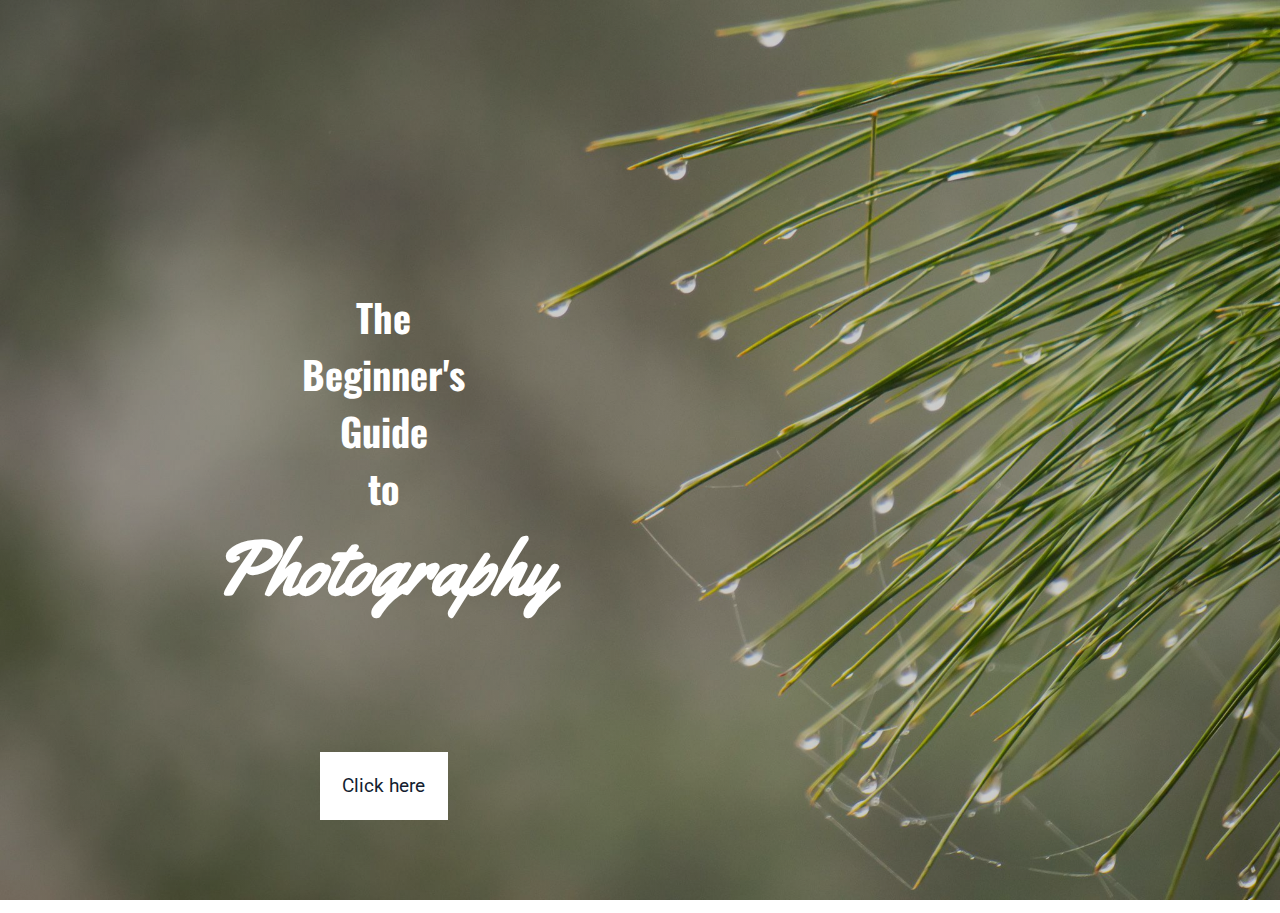
<file: index.html>
<!DOCTYPE html>
<html lang="en">
<head>
    <meta charset="UTF-8">
    <meta name="viewport" content="width=device-width, initial-scale=1">
    <title>Home</title>
    <link rel="icon" href="shared/favicon.ico">
    <link rel="stylesheet" href="stylesheet.css">
</head>

    <body id="intro">
        <main>
            <section>
                <h1>The Beginner's Guide to <b>Photography</b></h1>
                    <p><a href="fundamentals.html" target="_top">Click here</a></p>
            </section> 
            <!-- With the exception of one icon on the next page, all work was created exclusively by me -->
        </main>
    </body>
</html>
</file>
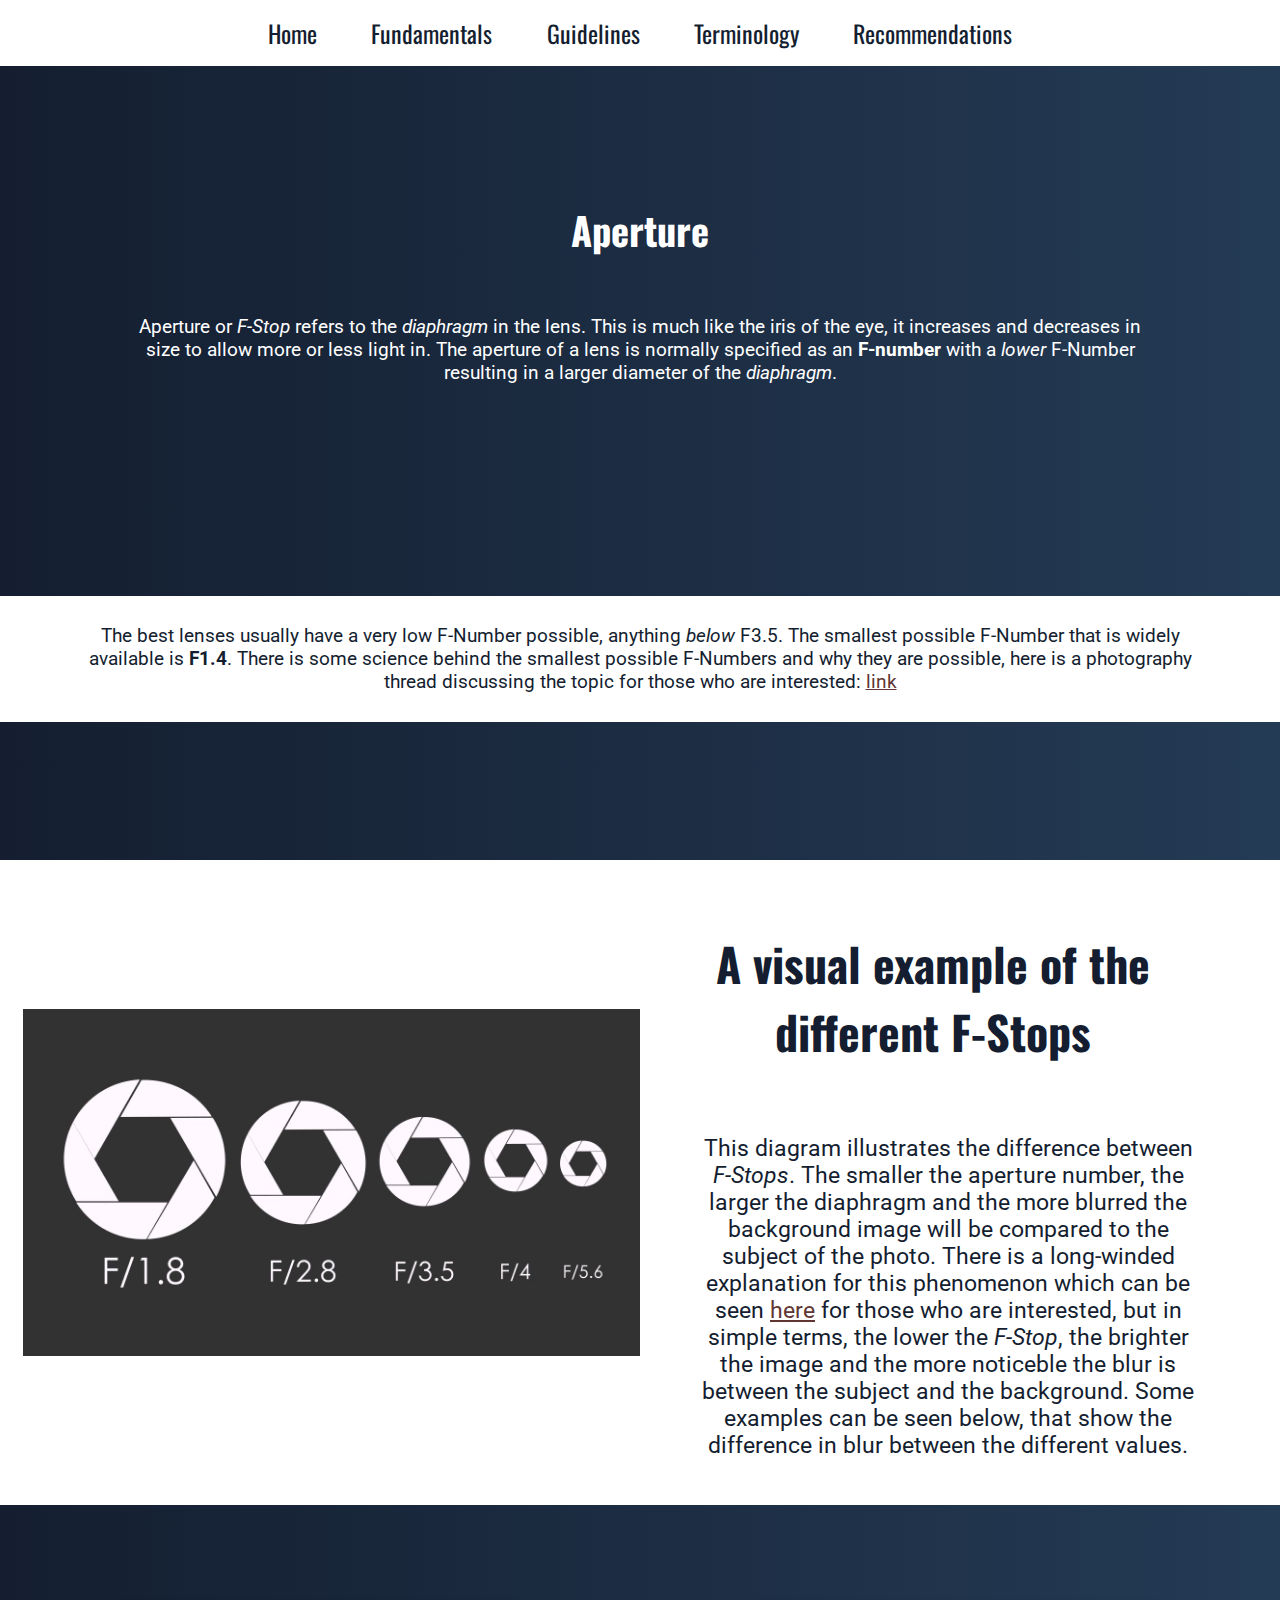
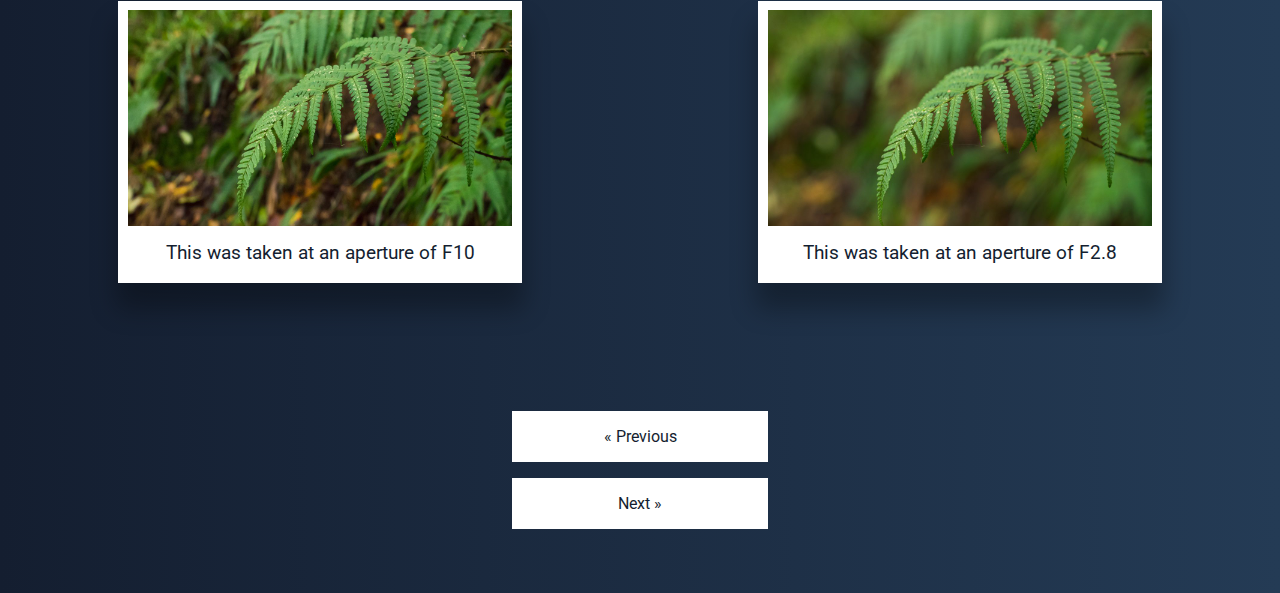
<file: aperture.html>
<!DOCTYPE html>
<html lang="en">
<head>
    <meta charset="UTF-8">
    <meta name="viewport" content="width=device-width, initial-scale=1">
    <title>Aperture</title>
    <link rel="stylesheet" href="stylesheet.css">
    <link rel="icon" href="shared/favicon.ico">
</head>

<body>

    <nav>
        <ul>
            <li><a href="index.html">Home</a></li> 
            <li><a href="fundamentals.html">Fundamentals</a></li>
            <li><a href="guidelines.html">Guidelines</a></li>
            <li><a href="terminology.html">Terminology</a></li>
            <li><a href="recommendations.html">Recommendations</a></li>
        </ul>
    </nav>

    <main>
        <section>
            <h1>Aperture</h1>
                <p>Aperture or <i>F-Stop</i> refers to the <i>diaphragm</i> in the lens. This is much like the iris of the eye, it increases and decreases in size to allow more or less light in. The aperture of a lens is normally specified as an <b>F-number</b> with a <em>lower</em> F-Number resulting in a larger diameter of the <i>diaphragm</i>.</p>
                
                <p>The best lenses usually have a very low F-Number possible, anything <em>below</em> F3.5. The smallest possible F-Number that is widely available is <b>F1.4</b>. There is some science behind the smallest possible F-Numbers and why they are possible, here is a photography thread discussing the topic for those who are interested: <a href="https://www.dpreview.com/forums/thread/3971706" target="_blank" >link</a></p>    
                    
                    <section>
                        <img src="diagrams/aperture.jpg" alt="A picture of different F-Stop values and the corresponding iris sizes." id="grid-image"  />
                            <div>
                                <h1>A visual example of the different F-Stops</h1>
                                    <p>This diagram illustrates the difference between <i>F-Stops</i>. The smaller the aperture number, the larger the diaphragm and the more blurred the background image will be compared to the subject of the photo. There is a long-winded explanation for this phenomenon which can be seen <a href="https://photo.stackexchange.com/questions/13456/technically-why-is-the-out-of-focus-area-blurred-more-when-using-a-bigger-apert" target="_blank">here</a> for those who are interested, but in simple terms, the lower the <i>F-Stop</i>, the brighter the image and the more noticeble the blur is between the subject and the background. Some examples can be seen below, that show the difference in blur between the different values.</p>
                            </div>
                    </section>
                
                    <figure>
                        <a href="images/fundamentals/apertureSmall_1280.jpg" target="_blank">
                            <picture>
                                    <source media="(min-width: 70em)" srcset="images/fundamentals/apertureSmall_1280.jpg" />
                                    <source media="(min-width: 50em)" srcset="images/fundamentals/apertureSmall_1024.jpg" />
                                    <source srcset="images/fundamentals/apertureSmall_768.jpg" />
                                    <img src="images/fundamentals/apertureSmall_1280.jpg" alt="a photo of a fern in a forest" />
                            </picture>
                        </a>
                        <figcaption>This was taken at an aperture of F10</figcaption>
                    </figure>
                    <figure>
                        <a href="images/fundamentals/apertureBig_1280.jpg" target="_blank">
                            <picture>
                                    <source media="(min-width: 70em)" srcset="images/fundamentals/apertureBig_1280.jpg" />
                                    <source media="(min-width: 50em)" srcset="images/fundamentals/apertureBig_1024.jpg" />
                                    <source srcset="images/fundamentals/apertureBig_768.jpg" />
                                    <img src="images/fundamentals/apertureBig_1280.jpg" alt="a photo of a fern in a forest" />
                            </picture>
                        </a>
                            <figcaption> This was taken at an aperture of F2.8</figcaption>
                    </figure>
        </section>
    </main>
    
    <footer>
        <p><a href="shutterspeed.html">&laquo; Previous</a><a href="iso.html">Next &raquo;</a></p>
    </footer>
</body>
</html>
</file>
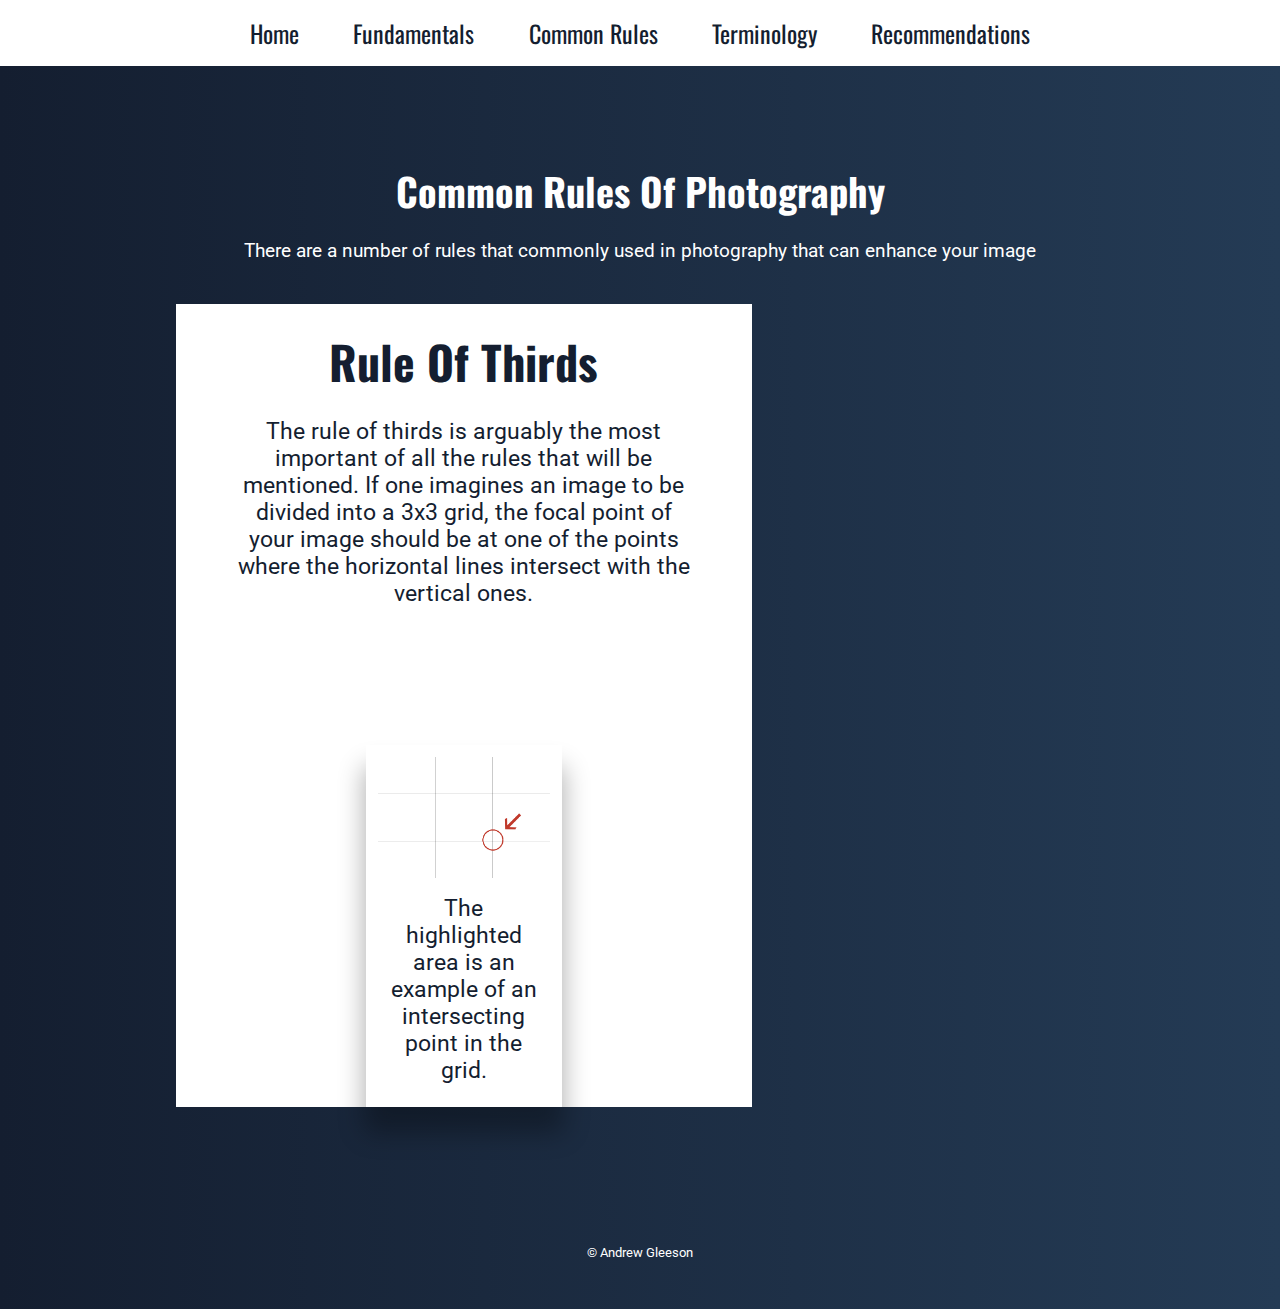
<file: common_rules.html>
<!DOCTYPE html>
<html lang="en">
<head>
    <meta charset="UTF-8">
    <title>Common Rules</title>
    <link rel="stylesheet" href="stylesheet.css">
    <link rel="icon" href="favicon.ico">
</head>

<body>

  <nav>
    <ul>
      <li><a href="index.html">Home</a></li> 
      <li><a href="fundamentals.html">Fundamentals</a></li>
      <li><a href="common_rules.html">Common Rules</a></li>
      <li><a href="terminology.html">Terminology</a></li>
      <li><a href="recommendations.html">Recommendations</a></li>
    </ul>
  </nav>

  <main>

    <section>
      <h1>Common Rules Of Photography</h1>
      <p>There are a number of rules that commonly used in photography that can enhance your image</p>
        <section>
            <h1>Rule Of Thirds</h1>
            <p>The rule of thirds is arguably the most important of all the rules that will be mentioned. If one imagines an image to be divided into a 3x3 grid, the focal point of your image should be at one of the points where the horizontal lines intersect with the vertical ones.  </p>
            <figure>
                <img src="common_rules/ruleOfThirds.jpg" alt="A grid with two rows and two columns. One of the intersecting points between them has been circled." />
                <figcaption>The highlighted area is an example of an intersecting point in the grid.</figcaption>
            </figure>
        </section>
        <section>
            
        </section>
   
   
   </section>


    <footer>
      <p>
        <small>&copy; Andrew Gleeson</small>
      </p>
    </footer>
  </main>
</body>
</html>
</file>
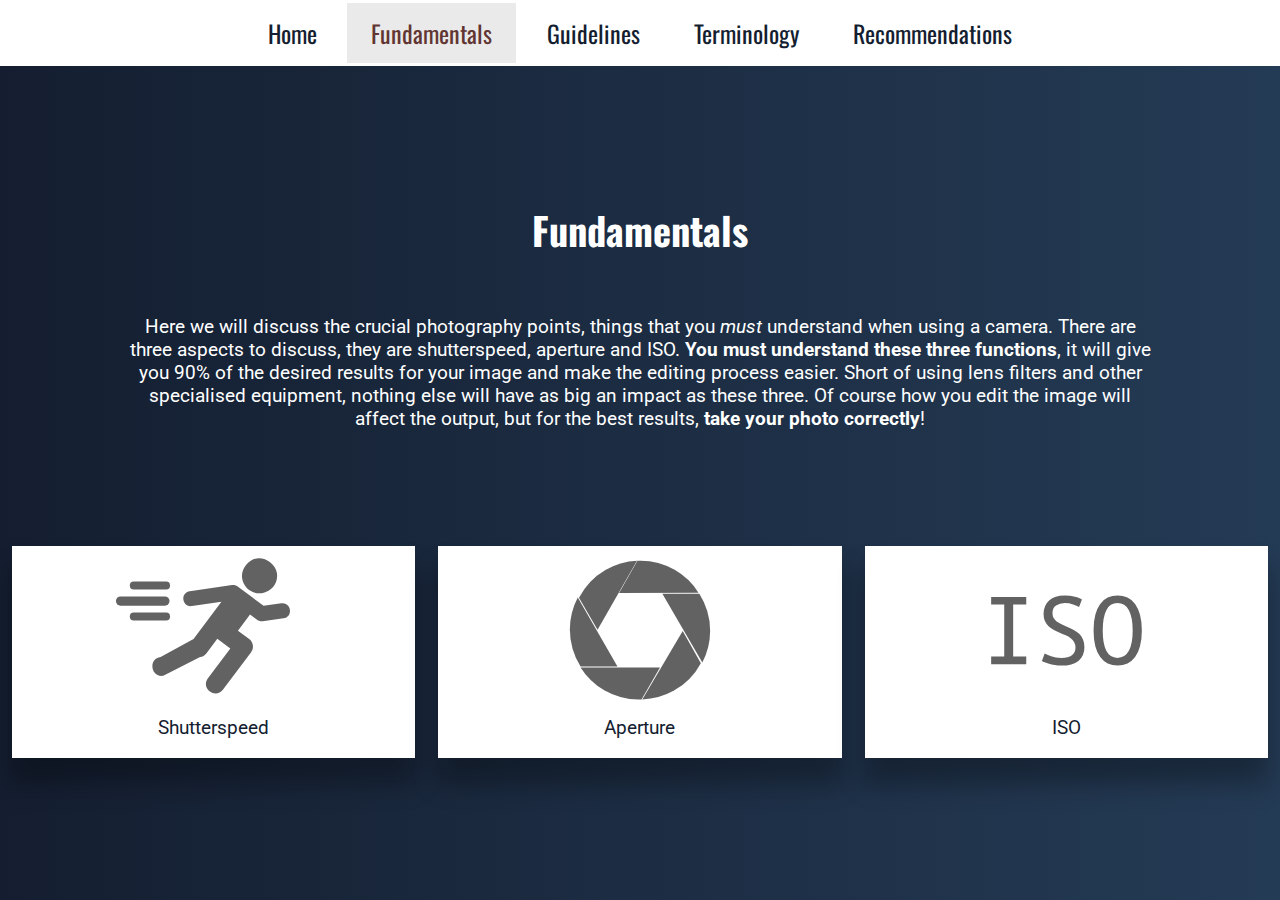
<file: fundamentals.html>
<!DOCTYPE html>
<html lang="en">
<head>
    <meta charset="UTF-8">
    <meta name="viewport" content="width=device-width, initial-scale=1">
    <title>Fundamentals</title>
    <link rel="stylesheet" href="stylesheet.css">
    <link rel="icon" href="shared/favicon.ico">
</head>

    <body>
        <nav>
            <ul>
                <li><a href="index.html">Home</a></li> 
                <li><a href="">Fundamentals</a></li>
                <li><a href="guidelines.html">Guidelines</a></li>
                <li><a href="terminology.html">Terminology</a></li>
                <li><a href="recommendations.html">Recommendations</a></li>
            </ul>
        </nav>

        <main>
            <section>   
                <h1>Fundamentals</h1>
                    <p>Here we will discuss the crucial photography points, things that you <em>must</em> understand when using a camera. There are three aspects to discuss, they are shutterspeed, aperture and ISO. <strong>You must understand these three functions</strong>, it will give you 90% of the desired results for your image and make the editing process easier. Short of using lens filters and other specialised equipment, nothing else will have as big an impact as these three. Of course how you edit the image will affect the output, but for the best results, <strong>take your photo correctly</strong>!</p> 
                        
                        <figure>
                            <a href="shutterspeed.html">
                                <img src="icons/shutter.svg" alt="an icon of a person running"  />
                                <!--Image modified from www.publicdomainvectors.org: https://publicdomainvectors.org/en/free-clipart/Running-man-icon/45589.html and does not need attribution-->
                                <figcaption>Shutterspeed</figcaption>
                            </a>
                        </figure>   
                        <figure>
                            <a href="aperture.html">
                                <img src="icons/Aperture.svg" alt="an icon of a camera iris"  />
                                <figcaption>Aperture</figcaption>
                            </a>
                        </figure>   
                        <figure>
                            <a href="iso.html">
                                <img src="icons/iso.svg" alt="an icon that says ISO"  />
                                <figcaption>ISO</figcaption>
                            </a>
                        </figure>
            </section>
        </main>
    </body>
</html>
</file>
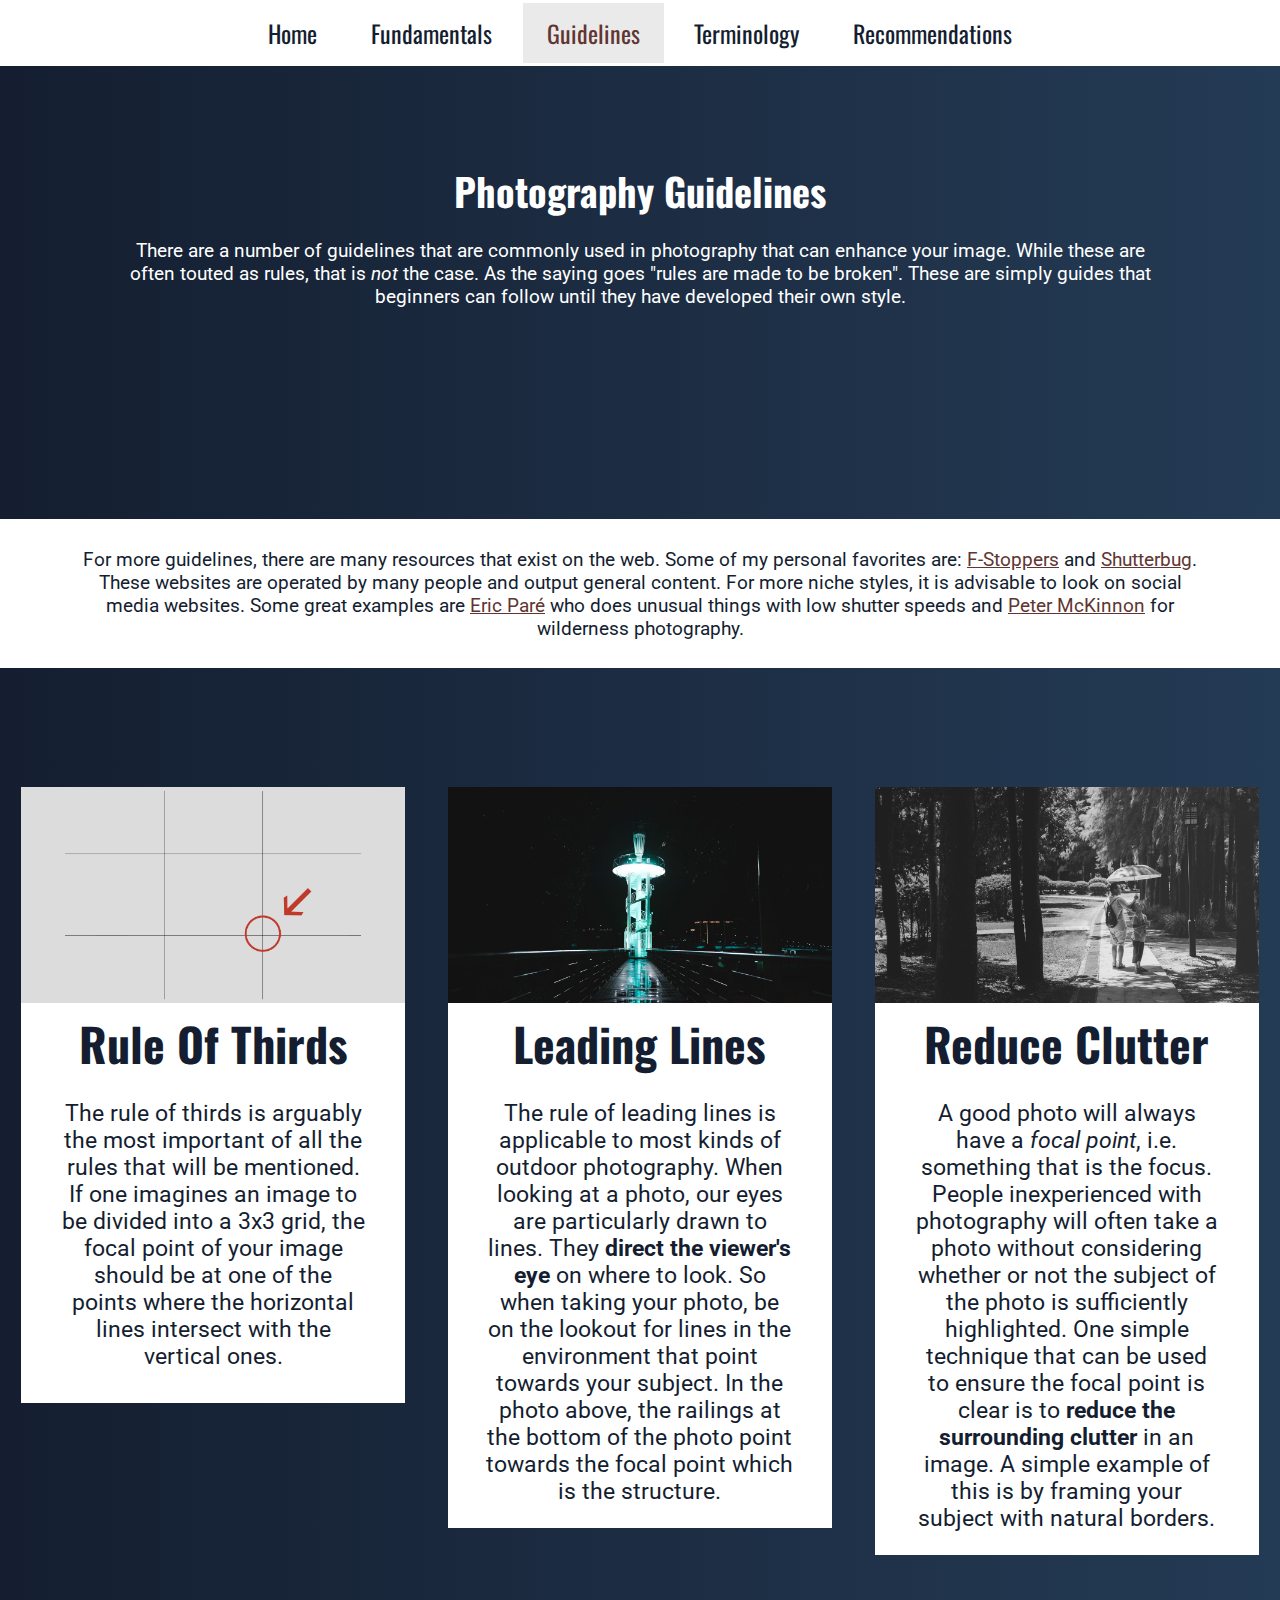
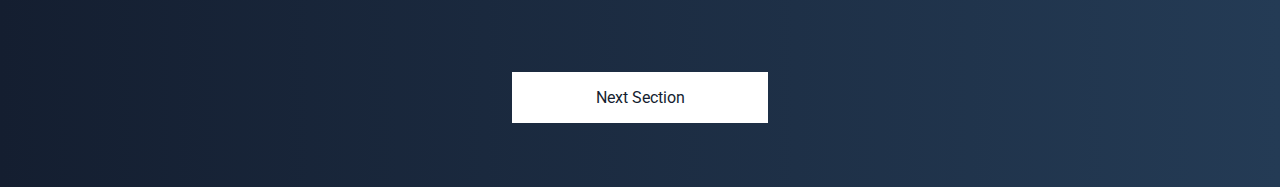
<file: guidelines.html>
<!DOCTYPE html>
<html lang="en">
<head>
    <meta charset="UTF-8">
    <meta name="viewport" content="width=device-width, initial-scale=1">
    <title>Guidelines</title>
    <link rel="stylesheet" href="stylesheet.css">
    <link rel="icon" href="shared/favicon.ico">
</head>

<body>

  <nav>
    <ul>
      <li><a href="index.html">Home</a></li> 
      <li><a href="fundamentals.html">Fundamentals</a></li>
      <li><a href="">Guidelines</a></li>
      <li><a href="terminology.html">Terminology</a></li>
      <li><a href="recommendations.html">Recommendations</a></li>
    </ul>
  </nav>

    <main>

        <section>
        
            <h1>Photography Guidelines</h1>
                <p>There are a number of guidelines that are commonly used in photography that can enhance your image. While these are often touted as rules, that is <em>not</em> the case. As the saying goes "rules are made to be broken". These are simply guides that beginners can follow until they have developed their own style.</p>
                
                <p>For more guidelines, there are many resources that exist on the web. Some of my personal favorites are: <a href="https://fstoppers.com" target="_blank">F-Stoppers</a> and <a href="https://www.shutterbug.com" target="_blank">Shutterbug</a>. These websites are operated by many people and output general content. For more niche styles, it is advisable to look on social media websites. Some great examples are <a href="https://www.instagram.com/ericparephoto/?hl=en" target="_blank">Eric Par&eacute;</a> who does unusual things with low shutter speeds and <a href="https://www.instagram.com/petermckinnon/?hl=en" target="_blank">Peter McKinnon</a> for wilderness photography.</p>
        </section>
        
        <section class="threeSection">
                <section>
                    <a href="diagrams/ruleOfThirds.png" target="_blank">
                        <img src="diagrams/ruleOfThirds.png" alt="A grid with two rows and two columns. One of the intersecting points between them has been circled." />
                    </a>
                        <h1>Rule Of Thirds</h1>
                            <p>The rule of thirds is arguably the most important of all the rules that will be mentioned. If one imagines an image to be divided into a 3x3 grid, the focal point of your image should be at one of the points where the horizontal lines intersect with the vertical ones.</p>
                </section>
                
                <section>
                    <a href="images/landscape/leadingLines_1280.jpg" target="_blank">
                        <picture>
                            <source media="(min-width: 70em)" srcset="images/landscape/leadingLines_1280.jpg" />
                            <source media="(min-width: 50em)" srcset="images/landscape/leadingLines_1024.jpg" />
                            <source srcset="images/landscape/leadingLines_768.jpg" />
                            <img src="images/images/landscape/leadingLines_1280.jpg" alt="A structure at nighttime surrounded with a spiral staircase." />
                        </picture>
                    </a>
                        <h1>Leading Lines</h1>
                            <p>The rule of leading lines is applicable to most kinds of outdoor photography. When looking at a photo, our eyes are particularly drawn to lines. They <b>direct the viewer's eye</b> on where to look. So when taking your photo, be on the lookout for lines in the environment that point towards your subject. In the photo above, the railings at the bottom of the photo point towards the focal point which is the structure.</p>
                </section>
                
                <section>
                    <a href="images/portrait/fatherSon_1280.jpg" target="_blank">
                        <picture>
                            <source media="(min-width: 70em)" srcset="images/portrait/fatherSon_1280.jpg" />
                            <source media="(min-width: 50em)" srcset="images/portrait/fatherSon_1024.jpg" />
                            <source srcset="images/portrait/fatherSon_768.jpg" />
                            <img src="images/portrait/fatherSon_1280.jpg" alt="A structure at nighttime surrounded with a spiral staircase." />
                        </picture>
                    </a>
                        <h1>Reduce Clutter</h1>
                            <p>A good photo will always have a <i>focal point</i>, i.e. something that is the focus. People inexperienced with photography will often take a photo without considering whether or not the subject of the photo is sufficiently highlighted. One simple technique that can be used to ensure the focal point is clear is to <b>reduce the surrounding clutter</b> in an image. A simple example of this is by framing your subject with natural borders.</p>
                </section>
        </section>

    </main>
    
    <footer>
        <p><a href="terminology.html">Next Section</a></p>
    </footer>
</body>
</html>
</file>
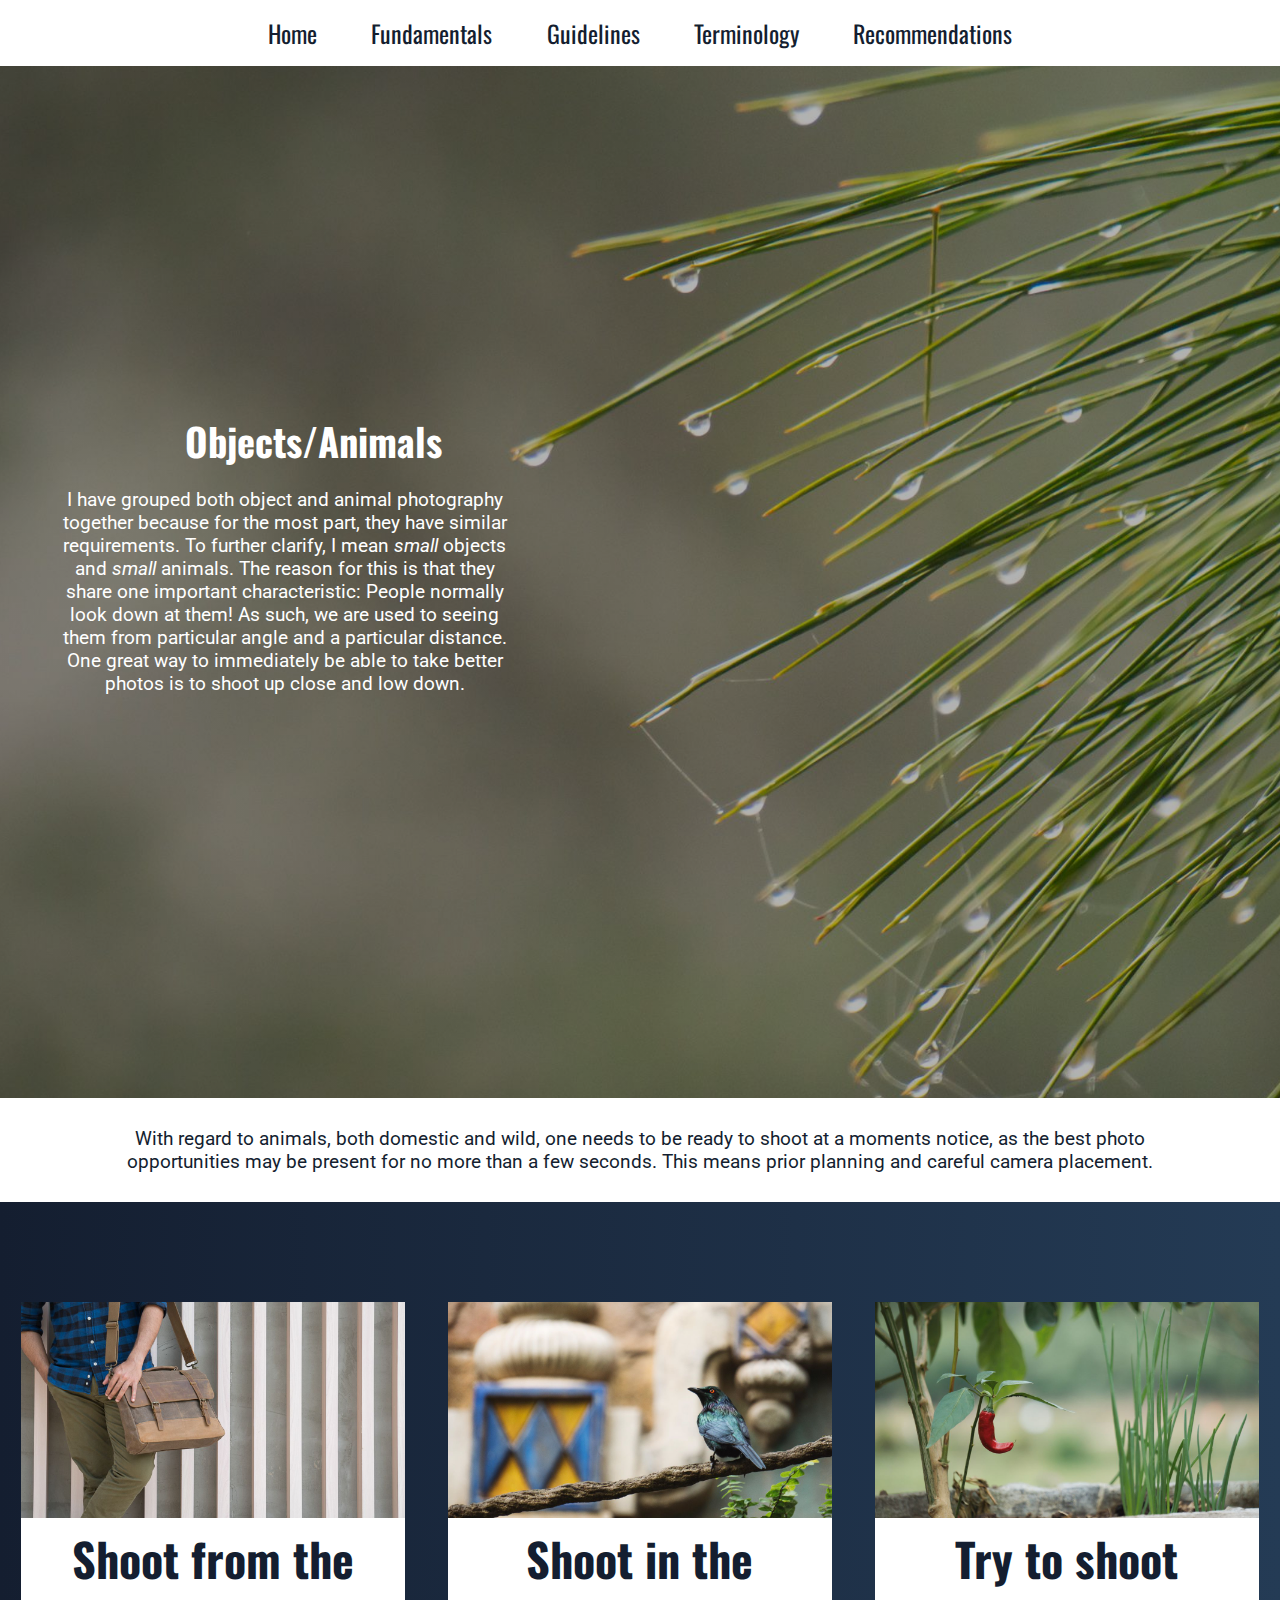
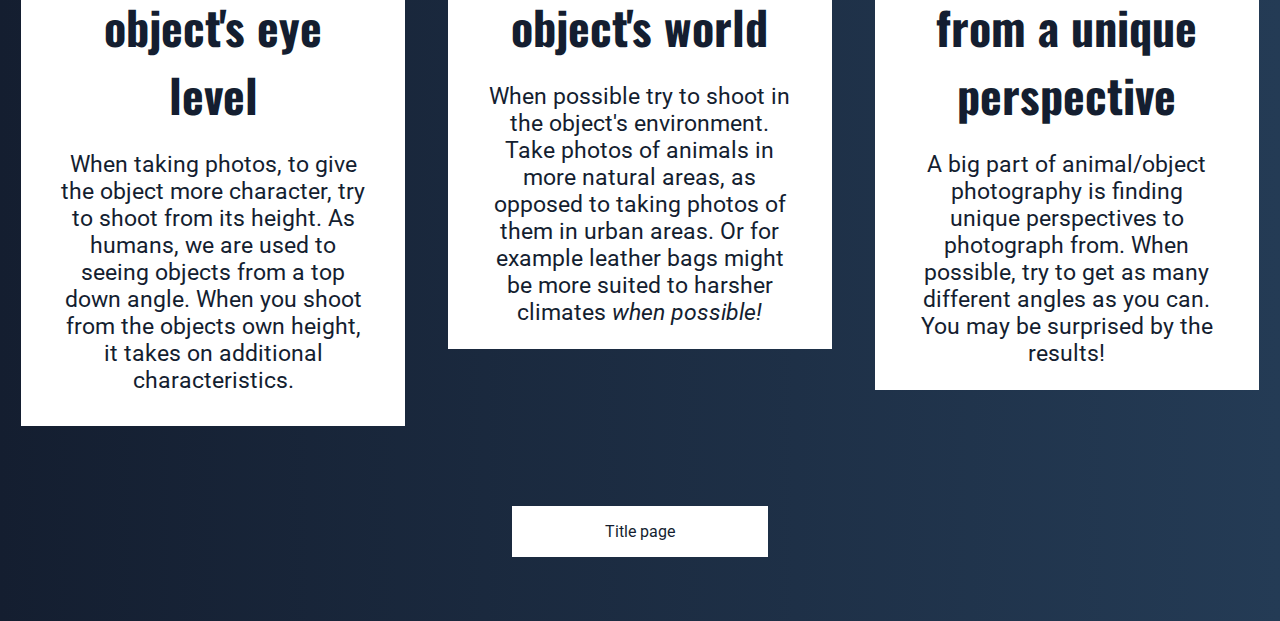
<file: inanimate.html>
<!DOCTYPE html>
<html lang="en">
<head>
    <meta charset="UTF-8">
    <meta name="viewport" content="width=device-width, initial-scale=1">
    <title>Inanimate Objects</title>
    <link rel="stylesheet" href="stylesheet.css">
    <link rel="icon" href="shared/favicon.ico">
</head>

    <body id="inanimate">

        <nav>
            <ul>
                <li><a href="index.html">Home</a></li> 
                <li><a href="fundamentals.html">Fundamentals</a></li>
                <li><a href="guidelines.html">Guidelines</a></li>
                <li><a href="terminology.html">Terminology</a></li>
                <li><a href="recommendations.html">Recommendations</a></li>
            </ul>
        </nav>

        <main>

                <section>
                    <h1 class="leftCenter">Objects/Animals</h1>
                        <p>I have grouped both object and animal photography together because for the most part, they have similar requirements. To further clarify, I mean <em>small</em> objects and <em>small</em> animals. The reason for this is that they share one important characteristic: People normally look down at them! As such, we are used to seeing them from particular angle and a particular distance. One great way to immediately be able to take better photos is to shoot up close and low down.</p>
                        
                        <p>With regard to animals, both domestic and wild, one needs to be ready to shoot at a moments notice, as the best photo opportunities may be present for no more than a few seconds. This means prior planning and careful camera placement.</p>
                </section>
                
                <section class="threeSection">
                
                    <section>
                        <a href="images/product/bagWaist_1280.jpg" target="_blank">
                            <picture>
                                <source media="(min-width: 70em)" srcset="images/product/bagWaist_1280.jpg" />
                                <source media="(min-width: 50em)" srcset="images/product/bagWaist_1024.jpg" />
                                <source srcset="images/product/bagWaist_768.jpg" />
                                <img src="images/product/bagWaist_1280.jpg" alt="A picture of a bird perched on a branch." />
                            </picture>
                        </a>
                            <h1>Shoot from the object's eye level</h1>
                                <p>When taking photos, to give the object more character, try to shoot from its height. As humans, we are used to seeing objects from a top down angle. When you shoot from the objects own height, it takes on additional characteristics.</p>
                    </section>
                    
                    <section>
                        <a href="images/product/bird_1280.jpg" target="_blank">
                            <picture>
                                <source media="(min-width: 70em)" srcset="images/product/bird_1280.jpg" />
                                <source media="(min-width: 50em)" srcset="images/product/bird_1024.jpg" />
                                <source srcset="images/product/bird_768.jpg" />
                                <img src="images/product/bird_1280.jpg" alt="A picture of a bird perched on a branch." />
                            </picture>
                        </a>
                            <h1>Shoot in the object's world</h1>
                                <p>When possible try to shoot in the object's environment. Take photos of animals in more natural areas, as opposed to taking photos of them in urban areas. Or for example leather bags might be more suited to harsher climates <em>when possible!</em></p>
                    </section>
                        
                    <section>
                        <a href="images/product/pepper_1280.jpg" target="_blank">
                            <picture>
                                <source media="(min-width: 70em)" srcset="images/product/pepper_1280.jpg" />
                                <source media="(min-width: 50em)" srcset="images/product/pepper_1024.jpg" />
                                <source srcset="images/product/pepper_768.jpg" />
                                <img src="images/product/pepper_1280.jpg" alt="A closeup of a lone pepper hanging from its stalk." />
                            </picture>
                        </a>
                            <h1>Try to shoot from a unique perspective</h1>
                                <p>A big part of animal/object photography is finding unique perspectives to photograph from. When possible, try to get as many different angles as you can. You may be surprised by the results!</p>
                    </section>
                    
                </section>

        </main>
        
        <footer>
            <p><a href="recommendations.html">Title page</a></p>
        </footer>
        
    </body>
</html>
</file>
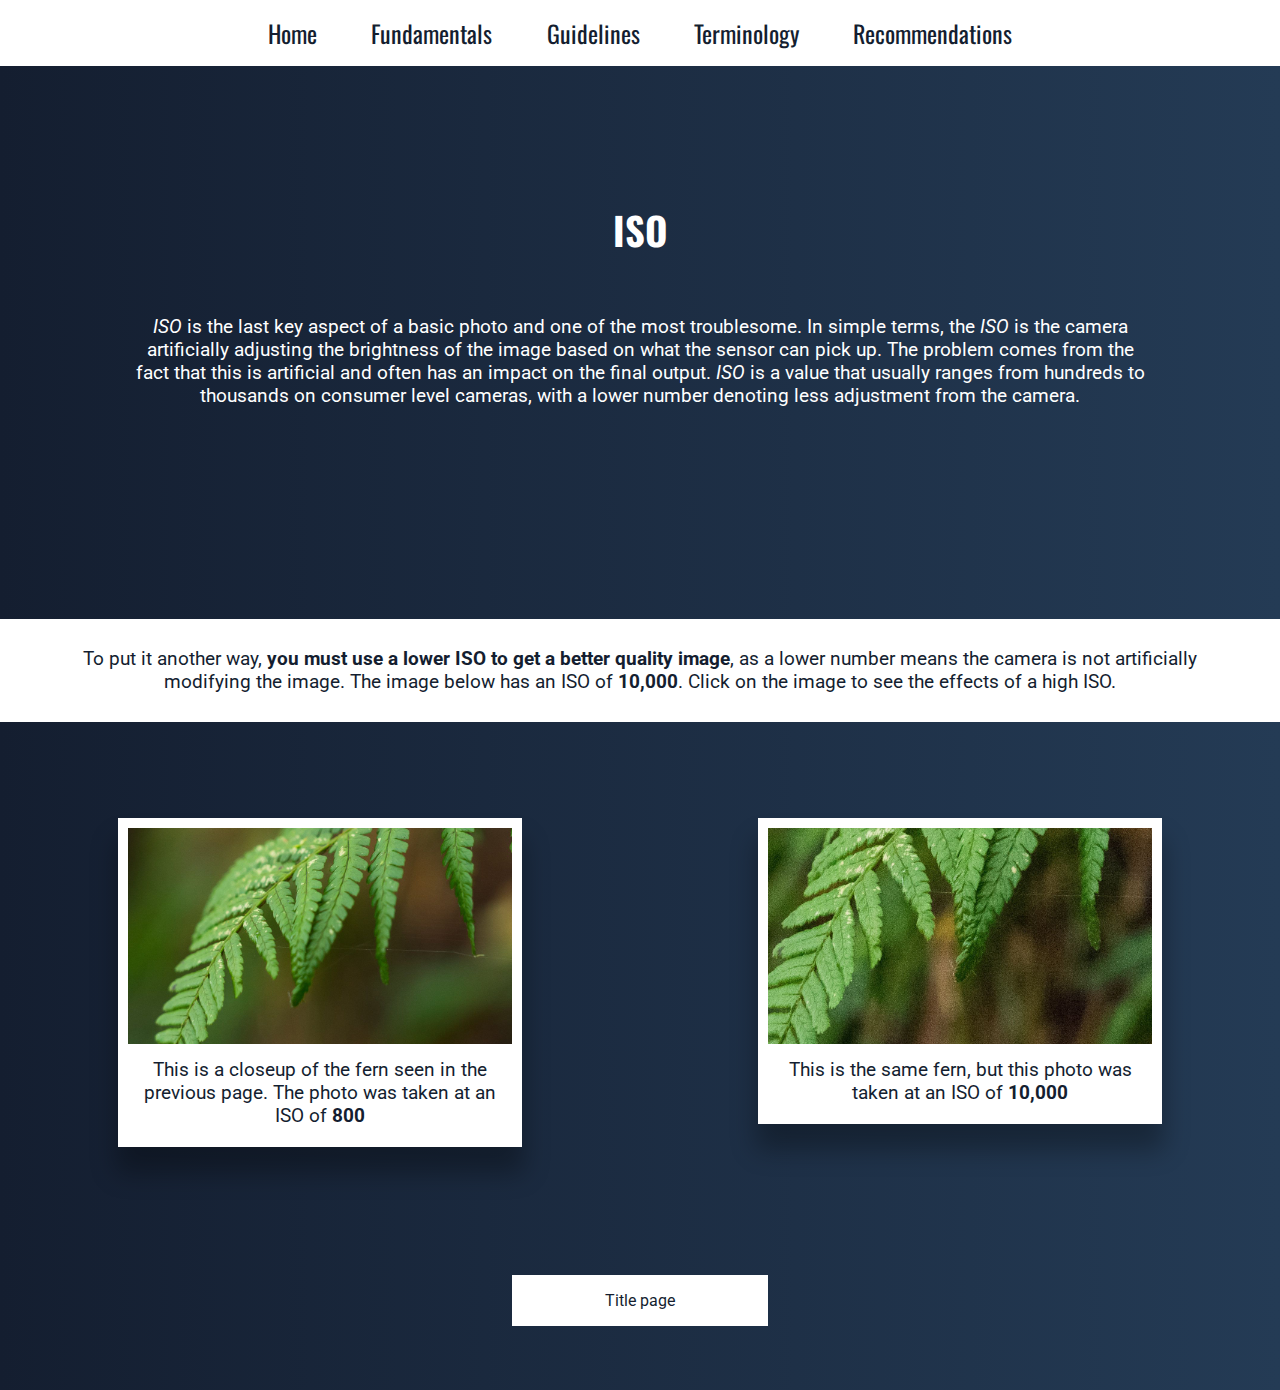
<file: iso.html>
<!DOCTYPE html>
<html lang="en">
<head>
    <meta charset="UTF-8">
    <meta name="viewport" content="width=device-width, initial-scale=1">
    <title>ISO</title>
    <link rel="stylesheet" href="stylesheet.css">
    <link rel="icon" href="shared/favicon.ico">
</head>

    <body>
        <nav>
            <ul>
                <li><a href="index.html">Home</a></li> 
                <li><a href="fundamentals.html">Fundamentals</a></li>
                <li><a href="guidelines.html">Guidelines</a></li>
                <li><a href="terminology.html">Terminology</a></li>
                <li><a href="recommendations.html">Recommendations</a></li>
            </ul>
        </nav>

        <main>
        
            <section>
                <h1>ISO</h1>
                    <p><i>ISO</i> is the last key aspect of a basic photo and one of the most troublesome. In simple terms, the <i>ISO</i> is the camera artificially adjusting the brightness of the image based on what the sensor can pick up. The problem comes from the fact that this is artificial and often has an impact on the final output. <i>ISO</i> is a value that usually ranges from hundreds to thousands on consumer level cameras, with a lower number denoting less adjustment from the camera.</p> 
                    
                    <p>To put it another way, <strong>you must use a lower ISO to get a better quality image</strong>, as a lower number means the camera is not artificially modifying the image. The image below has an ISO of <b>10,000</b>. Click on the image to see the effects of a high ISO.</p>
                       
                        <figure>
                            <a href="images/fundamentals/isoZoomNoNoise_1280.jpg" target="_blank">
                                <picture>
                                    <source media="(min-width: 70em)" srcset="images/fundamentals/isoZoomNoNoise_1280.jpg" />
                                    <source media="(min-width: 50em)" srcset="images/fundamentals/isoZoomNoNoise_1024.jpg" />
                                    <source srcset="images/fundamentals/isoZoomNoNoise_768.jpg" />
                                    <img src="images/fundamentals/isoZoomNoNoise_1280.jpg" alt="A closeup photo of a fern." />
                                </picture>
                            </a>
                                <figcaption>This is a closeup of the fern seen in the previous page. The photo was taken at an ISO of <b>800</b></figcaption>
                        </figure>
                        
                        <figure>
                            <a href="images/fundamentals/isoZoom_1280.jpg" target="_blank">
                                <picture>
                                    <source media="(min-width: 70em)" srcset="images/fundamentals/isoZoom_1280.jpg" />
                                    <source media="(min-width: 50em)" srcset="images/fundamentals/isoZoom_1024.jpg" />
                                    <source srcset="images/fundamentals/isoZoom_768.jpg" />
                                    <img src="images/fundamentals/isoZoom_1280.jpg" alt="A photo of a fern in a forest." />
                                </picture>
                            </a>
                                <figcaption>This is the same fern, but this photo was taken at an ISO of <b>10,000</b></figcaption>
                        </figure>
            </section>

        </main>
        
        <footer>
            <p><a href="fundamentals.html">Title page</a></p>
        </footer>
    
    </body>
</html>
</file>
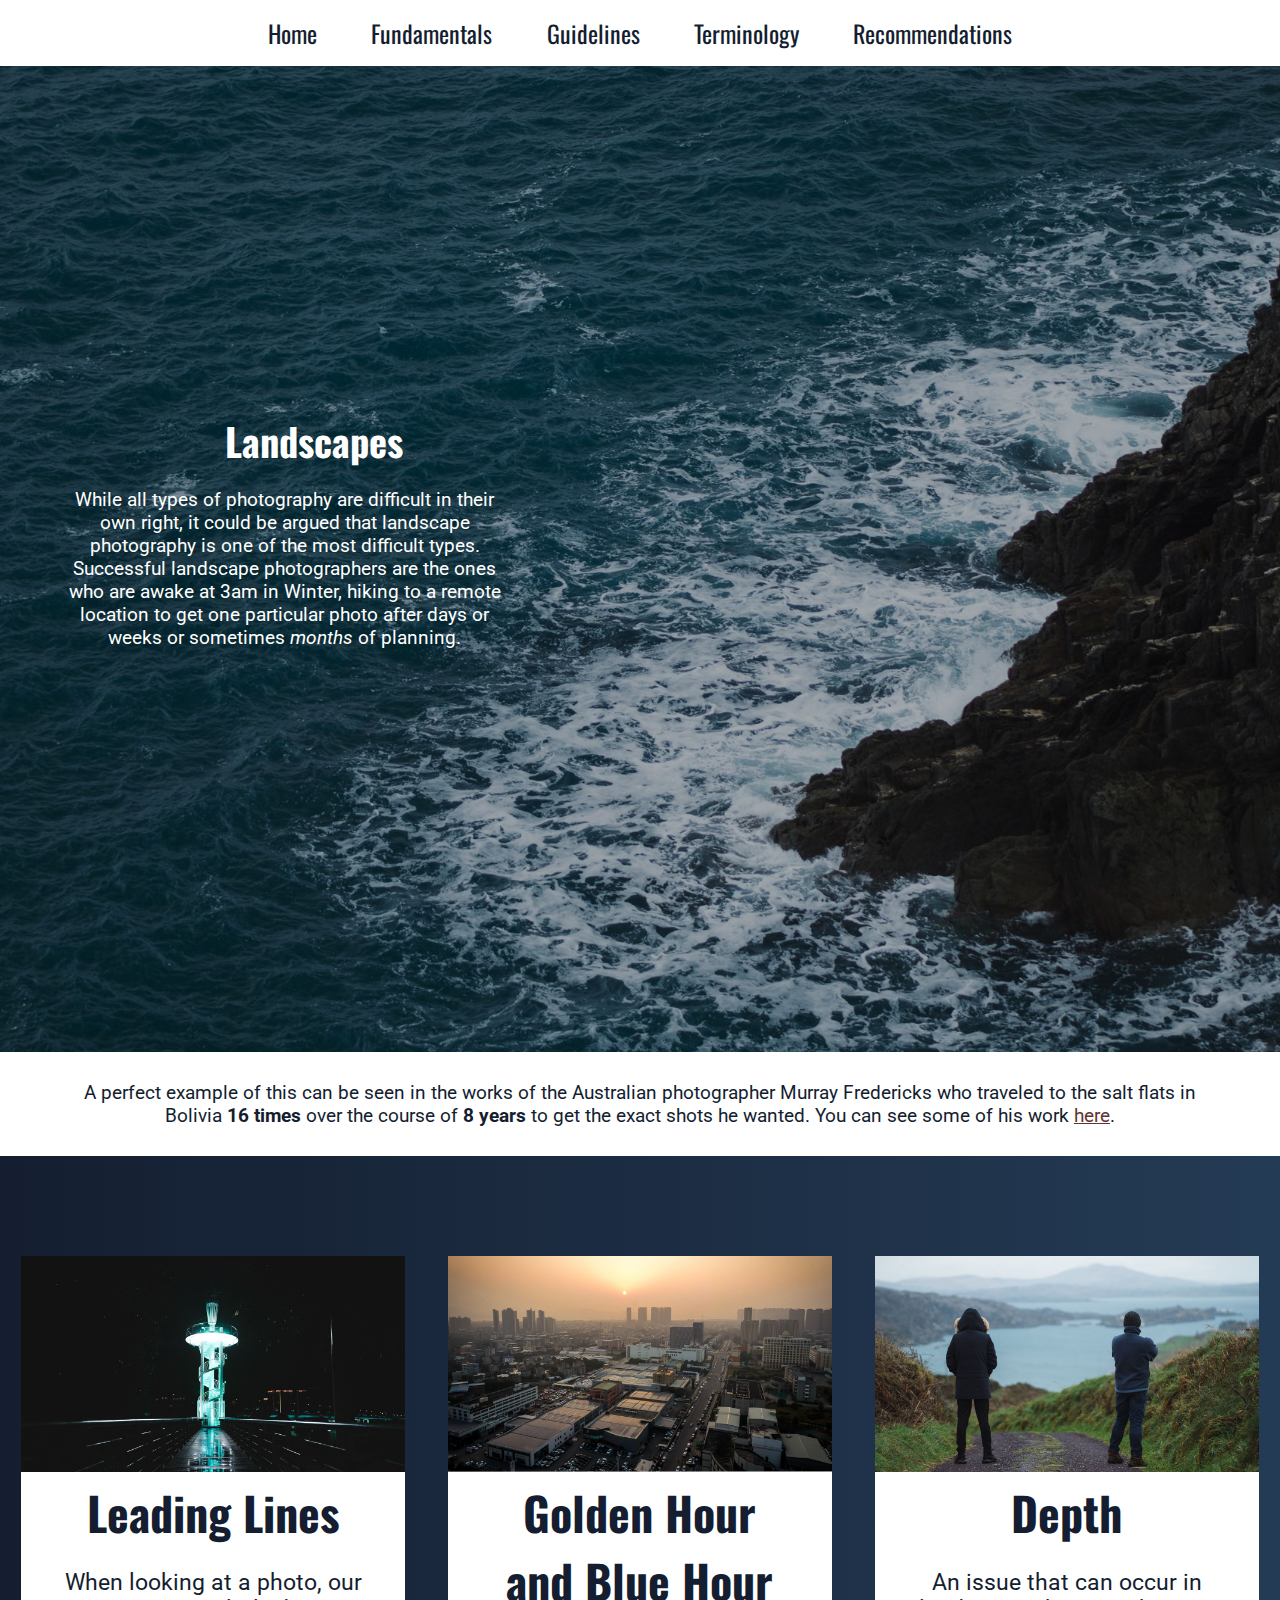
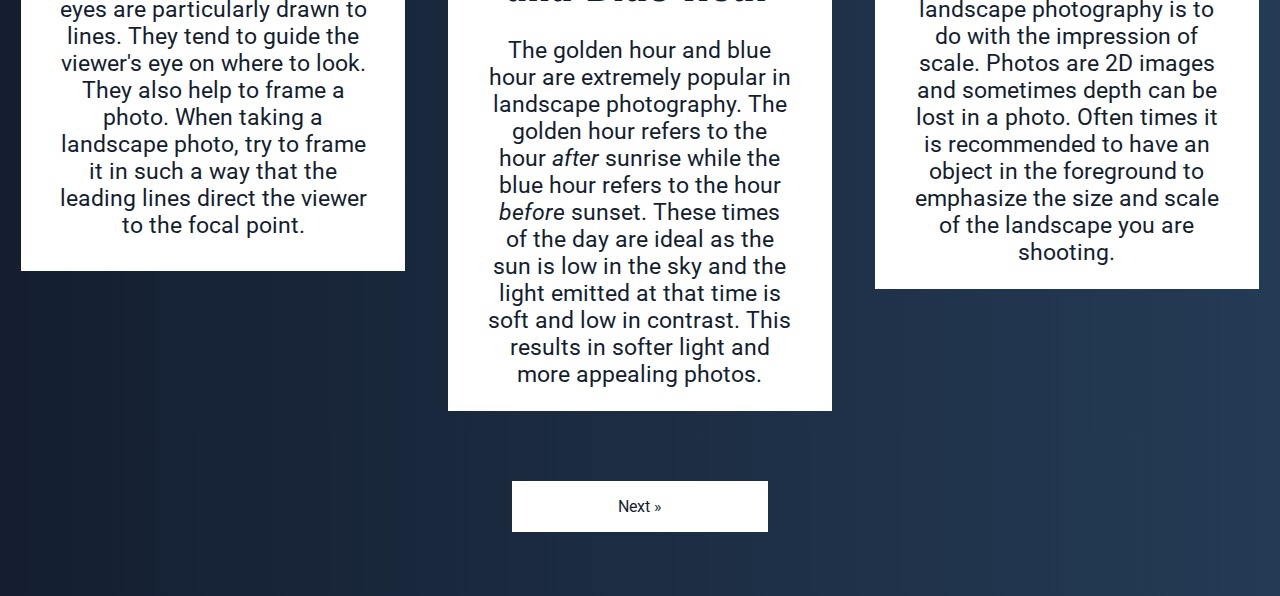
<file: landscape.html>
<!DOCTYPE html>
<html lang="en">
<head>
    <meta charset="UTF-8">
    <meta name="viewport" content="width=device-width, initial-scale=1">
    <title>Landscape</title>
    <link rel="stylesheet" href="stylesheet.css">
    <link rel="icon" href="shared/favicon.ico">
</head>

    <body id="landscape">

        <nav>
            <ul>
                <li><a href="index.html">Home</a></li> 
                <li><a href="fundamentals.html">Fundamentals</a></li>
                <li><a href="guidelines.html">Guidelines</a></li>
                <li><a href="terminology.html">Terminology</a></li>
                <li><a href="recommendations.html">Recommendations</a></li>
            </ul>
        </nav>

        <main>
            <section>
                <h1 class="leftCenter">Landscapes</h1>
                    <p>While all types of photography are difficult in their own right, it could be argued that landscape photography is one of the most difficult types. Successful landscape photographers are the ones who are awake at 3am in Winter, hiking to a remote location to get one particular photo after days or weeks or sometimes <em>months</em> of planning.</p> 
                    
                    <p>A perfect example of this can be seen in the works of the Australian photographer Murray Fredericks who traveled to the salt flats in Bolivia <b>16 times</b> over the course of <b>8 years</b> to get the exact shots he wanted. You can see some of his work <a href="http://murrayfredericks.com/projects/" target="_blank">here</a>.</p>
            </section>
            
            <section class="threeSection">
                <section>
                    <a href="images/landscape/leadingLines_1280.jpg" target="_blank">
                        <picture>
                            <source media="(min-width: 70em)" srcset="images/landscape/leadingLines_1280.jpg" />
                            <source media="(min-width: 50em)" srcset="images/landscape/leadingLines_1024.jpg" />
                            <source srcset="images/landscape/leadingLines_768.jpg" />
                            <img src="images/images/landscape/leadingLines_1280.jpg" alt="A structure at nighttime surrounded with a spiral staircase." />
                        </picture>
                    </a>  
                        <h1>Leading Lines</h1>
                            <p>When looking at a photo, our eyes are particularly drawn to lines. They tend to guide the viewer's eye on where to look. They also help to frame a photo. When taking a landscape photo, try to frame it in such a way that the leading lines direct the viewer to the focal point.</p>   
                </section>
                
                <section>
                    <a href="images/landscape/goldenHour_1280.jpg" target="_blank">
                        <picture>
                            <source media="(min-width: 70em)" srcset="images/landscape/goldenHour_1280.jpg" />
                            <source media="(min-width: 50em)" srcset="images/landscape/goldenHour_1024.jpg" />
                            <source srcset="images/landscape/goldenHour_768.jpg" />
                            <img src="images/landscape/goldenHour_1280.jpg" alt="A structure at nighttime surrounded with a spiral staircase." />
                        </picture>
                    </a>
                        <h1>Golden Hour and Blue Hour</h1>
                            <p>The golden hour and blue hour are extremely popular in landscape photography. The golden hour refers to the hour <em>after</em> sunrise while the blue hour refers to the hour <em>before</em> sunset. These times of the day are ideal as the sun is low in the sky and the light emitted at that time is soft and low in contrast. This results in softer light and more appealing photos.</p> 
                </section>
                    
                <section>
                    <a href="images/landscape/perspective_1280.jpg" target="_blank">
                        <picture>
                            <source media="(min-width: 70em)" srcset="images/landscape/perspective_1280.jpg" />
                            <source media="(min-width: 50em)" srcset="images/landscape/perspective_1024.jpg" />
                            <source srcset="images/landscape/perspective_768.jpg" />
                            <img src="images/landscape/perspective_1280.jpg" alt="A structure at nighttime surrounded with a spiral staircase." />
                        </picture>
                    </a>
                        <h1>Depth</h1>
                            <p>An issue that can occur in landscape photography is to do with the impression of scale. Photos are 2D images and sometimes depth can be lost in a photo. Often times it is recommended to have an object in the foreground to emphasize the size and scale of the landscape you are shooting.</p>     
                </section>
            </section>
        </main>
        
        <footer>
            <p><a href="portrait.html">Next &raquo;</a></p>
        </footer>
        
    </body>
</html>
</file>
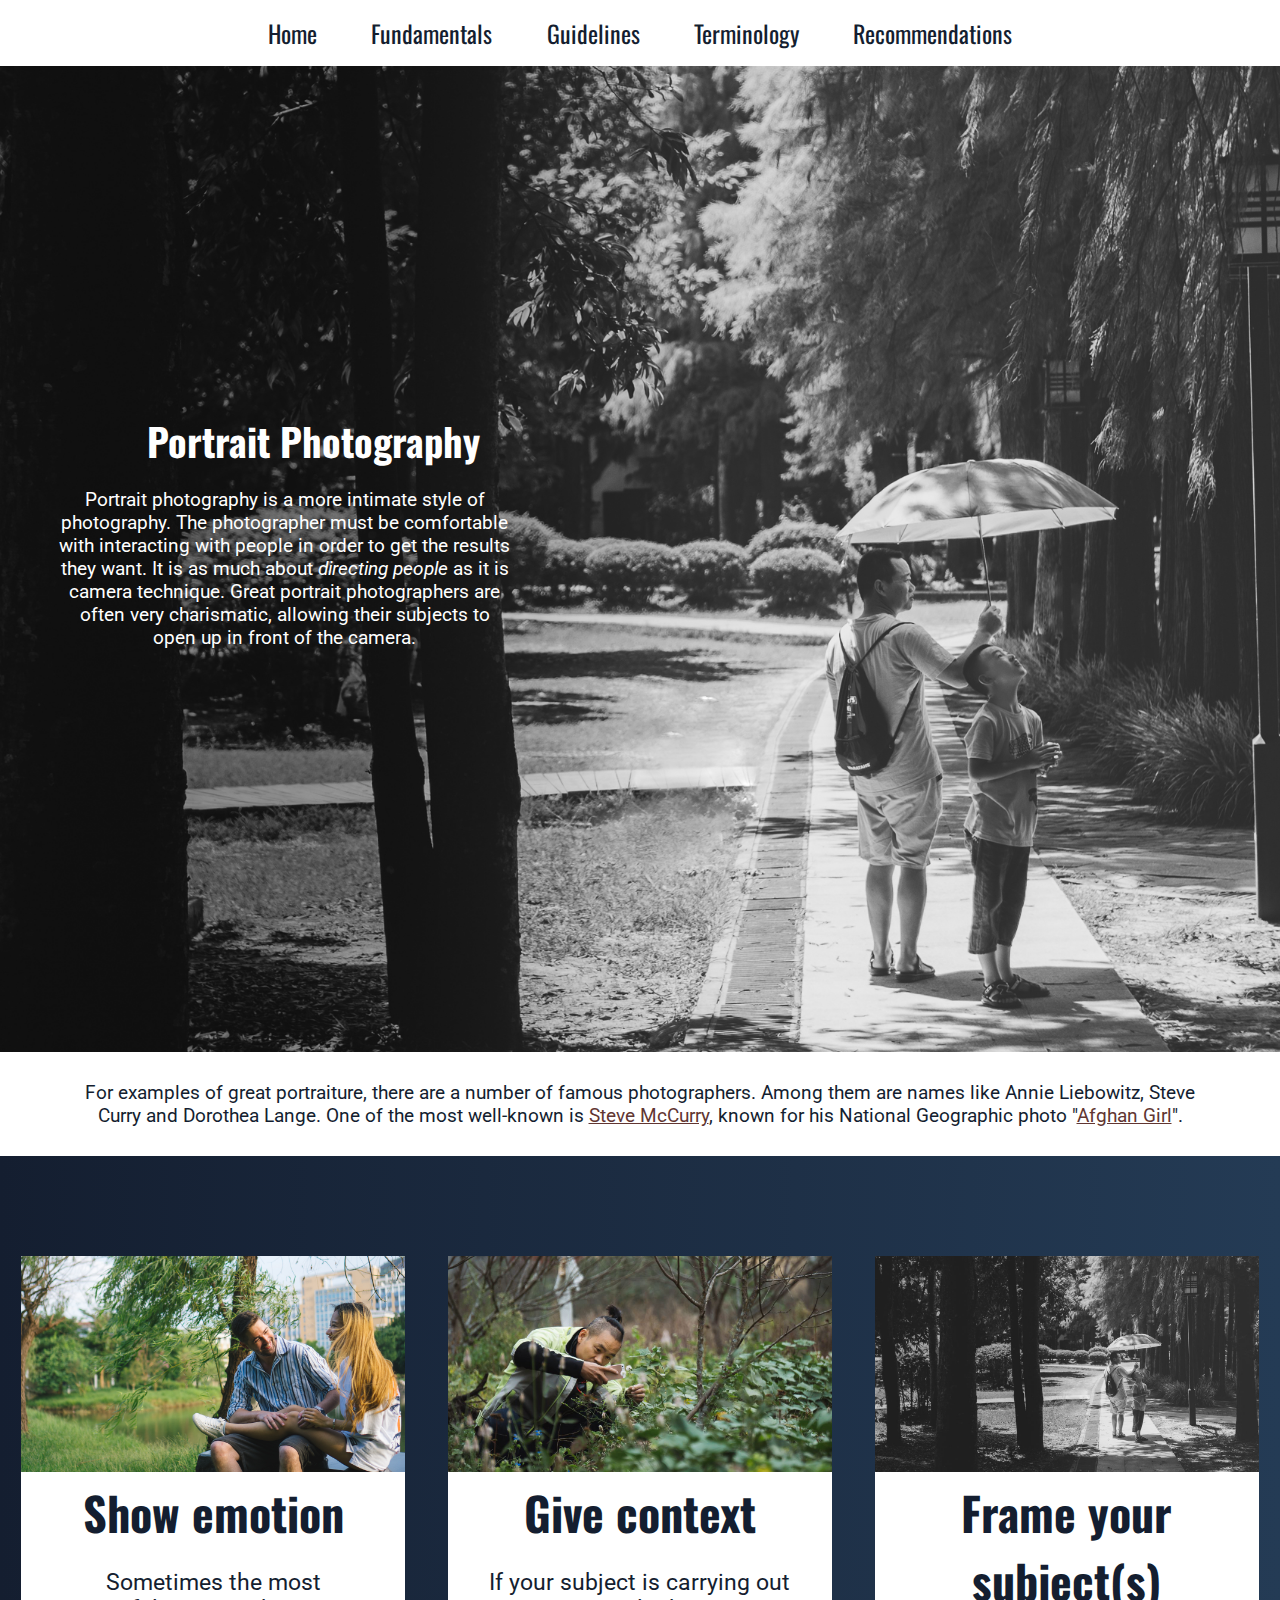
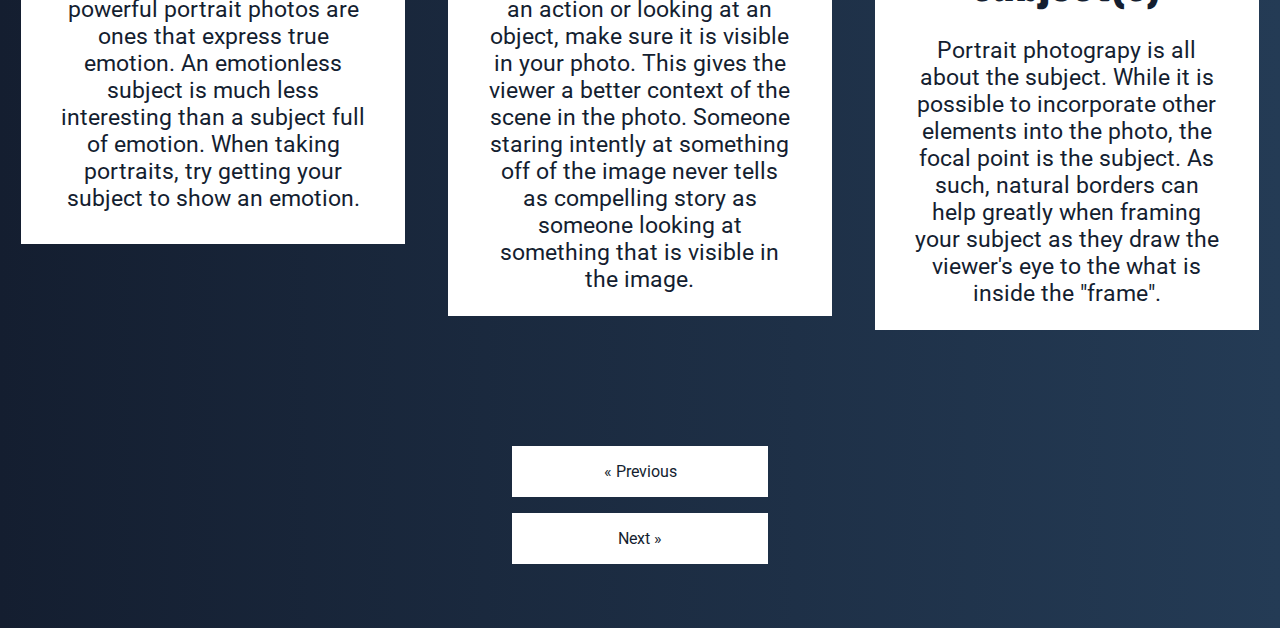
<file: portrait.html>
<!DOCTYPE html>
<html lang="en">
<head>
    <meta charset="UTF-8">
    <meta name="viewport" content="width=device-width, initial-scale=1">
    <title>Portraits</title>
    <link rel="stylesheet" href="stylesheet.css">
    <link rel="icon" href="shared/favicon.ico">
</head>

    <body id="portrait">

        <nav>
            <ul>
                <li><a href="index.html">Home</a></li> 
                <li><a href="fundamentals.html">Fundamentals</a></li>
                <li><a href="guidelines.html">Guidelines</a></li>
                <li><a href="terminology.html">Terminology</a></li>
                <li><a href="recommendations.html">Recommendations</a></li>
            </ul>
        </nav>

        <main>
            
            <section>
                <h1 class="leftCenter">Portrait Photography</h1>
                    <p>Portrait photography is a more intimate style of photography. The photographer must be comfortable with interacting with people in order to get the results they want. It is as much about <em>directing people</em> as it is camera technique. Great portrait photographers are often very charismatic, allowing their subjects to open up in front of the camera.</p>
                
                    <p>For examples of great portraiture, there are a number of famous photographers. Among them are names like Annie Liebowitz, Steve Curry and Dorothea Lange. One of the most well-known is <a href="https://www.stevemccurry.com/galleries" target="_blank">Steve McCurry</a>, known for his National Geographic photo "<a href="https://en.wikipedia.org/wiki/Afghan_Girl" target="_blank">Afghan Girl</a>".</p>
            </section>
                    
            <section class="threeSection">
                <section>
                    <a href="images/portrait/laughingCouple_1280.jpg" target="_blank">
                        <picture>
                                <source media="(min-width: 70em)" srcset="images/portrait/laughingCouple_1280.jpg" />
                                <source media="(min-width: 50em)" srcset="images/portrait/laughingCouple_1024.jpg" />
                                <source srcset="images/portrait/laughingCouple_768.jpg" />
                                <img src="images/portrait/laughingCouple_1280.jpg" alt="An image of a couple laughing together outside." />
                        </picture>
                    </a>
                        <h1>Show emotion</h1>
                        <p>Sometimes the most powerful portrait photos are ones that express true emotion. An emotionless subject is much less interesting than a subject full of emotion. When taking portraits, try getting your subject to show an emotion.
                        </p>
                </section>
                
                <section>
                    <a href="images/portrait/flowerPhoto_1280.jpg" target="_blank">
                        <picture>
                                <source media="(min-width: 70em)" srcset="images/portrait/flowerPhoto_1280.jpg" />
                                <source media="(min-width: 50em)" srcset="images/portrait/flowerPhoto_1024.jpg" />
                                <source srcset="images/portrait/flowerPhoto_768.jpg" />
                                <img src="images/portrait/flowerPhoto_1280.jpg" alt="An image of a couple laughing together outside." />
                        </picture>
                    </a>
                        <h1>Give context</h1>
                        <p>If your subject is carrying out an action or looking at an object, make sure it is visible in your photo. This gives the viewer a better context of the scene in the photo. Someone staring intently at something off of the image never tells as compelling story as someone looking at something that is visible in the image.</p>
                </section>
                    
                <section>
                    <a href="images/portrait/fatherSon_1280.jpg" target="_blank">
                        <picture>
                                <source media="(min-width: 70em)" srcset="images/portrait/fatherSon_1280.jpg" />
                                <source media="(min-width: 50em)" srcset="images/portrait/fatherSon_1024.jpg" />
                                <source srcset="images/portrait/fatherSon_768.jpg" />
                                <img src="images/portrait/fatherSon_1280.jpg" alt="An image of a couple laughing together outside." />
                        </picture>
                    </a>
                        <h1>Frame your subject(s)</h1>
                        <p>Portrait photograpy is all about the subject. While it is possible to incorporate other elements into the photo, the focal point is the subject. As such, natural borders can help greatly when framing your subject as they draw the viewer's eye to the what is inside the "frame".</p>
                </section>
            </section>

        </main>
        
        <footer>
            <p><a href="landscape.html">&laquo; Previous</a><a href="inanimate.html">Next &raquo;</a></p>
        </footer>
        
    </body>
</html>
</file>
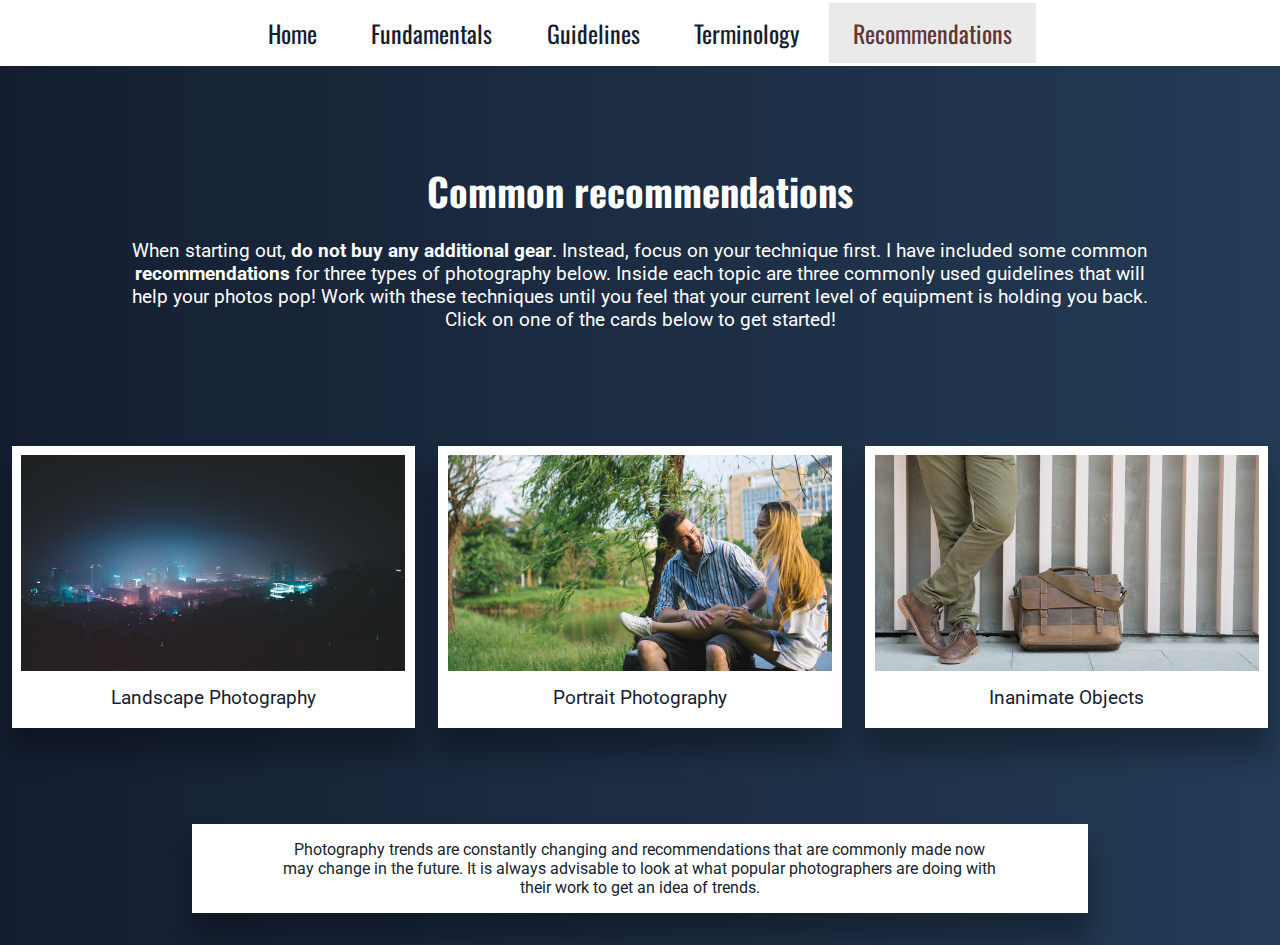
<file: recommendations.html>
<!DOCTYPE html>
<html lang="en">
<head>
    <meta charset="UTF-8">
    <meta name="viewport" content="width=device-width, initial-scale=1">
    <title>Recommendations</title>
    <link rel="stylesheet" href="stylesheet.css">
    <link rel="icon" href="shared/favicon.ico">
</head>

    <body>
        <nav>
            <ul>
                <li><a href="index.html">Home</a></li> 
                <li><a href="fundamentals.html">Fundamentals</a></li>
                <li><a href="guidelines.html">Guidelines</a></li>
                <li><a href="terminology.html">Terminology</a></li>
                <li><a href="">Recommendations</a></li>
            </ul>
        </nav>
    
        <main>
            <section>
                <h1>Common recommendations</h1>
                    <p>When starting out, <strong>do not buy any additional gear</strong>. Instead, focus on your technique first. I have included some common <b>recommendations</b> for three types of photography below. Inside each topic are three commonly used guidelines that will help your photos pop!  Work with these techniques until you feel that your current level of equipment is holding you back. Click on one of the cards below to get started!</p>
                    
                    <figure>
                        <a href="landscape.html">
                            <picture>
                                <source media="(min-width: 70em)" srcset="images/landscape/neonNight_1280.jpg" />
                                <source media="(min-width: 50em)" srcset="images/landscape/neonNight_1024.jpg" />
                                <source srcset="images/landscape/neonNight_768.jpg" />
                                <img src="images/images/landscape/neonNight_1280.jpg" alt="A structure at nighttime surrounded with a spiral staircase." />
                            </picture>
                            <figcaption>Landscape Photography</figcaption>
                        </a>
                    </figure>
                            
                    <figure>
                        <a href="portrait.html">
                            <picture>
                                <source media="(min-width: 70em)" srcset="images/portrait/laughingCouple_1280.jpg" />
                                <source media="(min-width: 50em)" srcset="images/portrait/laughingCouple_1024.jpg" />
                                <source srcset="images/portrait/laughingCouple_768.jpg" />
                                <img src="images/portrait/laughingCouple_1280.jpg" alt="A structure at nighttime surrounded with a spiral staircase." />
                            </picture>
                            <figcaption>Portrait Photography</figcaption>
                        </a>
                    </figure>
                    
                    <figure>
                        <a href="inanimate.html">
                            <picture>
                                <source media="(min-width: 70em)" srcset="images/product/bagFeet_1280.jpg" />
                                <source media="(min-width: 50em)" srcset="images/product/bagFeet_1024.jpg" />
                                <source srcset="images/product/bagFeet_768.jpg" />
                                <img src="images/product/bagFeet_1280.jpg" alt="A structure at nighttime surrounded with a spiral staircase." />
                            </picture>
                            <figcaption>Inanimate Objects</figcaption>
                        </a>
                    </figure>
            </section>
            
            <aside>
                <p>Photography trends are constantly changing and recommendations that are commonly made now may change in the future. It is always advisable to look at what popular photographers are doing with their work to get an idea of trends.</p>
            </aside>
        </main>
    </body>
</html>
</file>
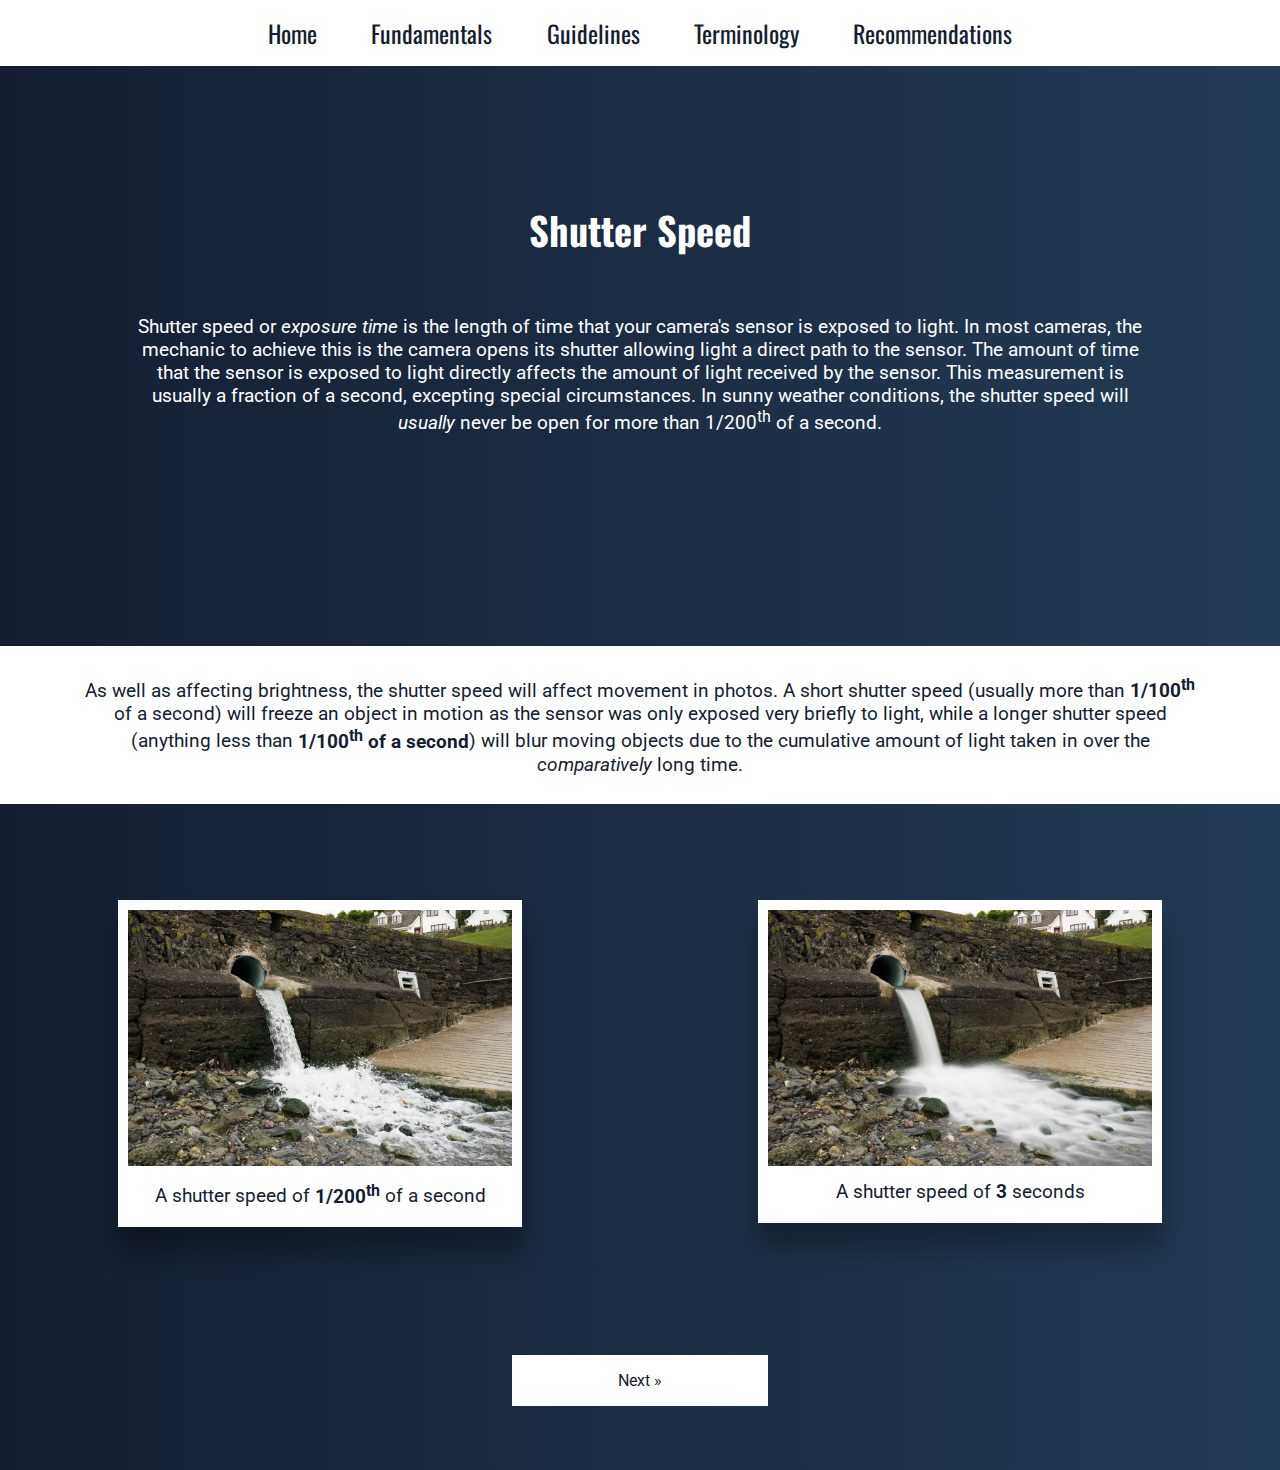
<file: shutterspeed.html>
<!DOCTYPE html>
<html lang="en">
<head>
    <meta charset="UTF-8">
    <meta name="viewport" content="width=device-width, initial-scale=1">
    <title>Shutter Speed</title>
    <link rel="stylesheet" href="stylesheet.css">
    <link rel="icon" href="shared/favicon.ico">
</head>

    <body>
        <nav>
            <ul>
                <li><a href="index.html">Home</a></li> 
                <li><a href="fundamentals.html">Fundamentals</a></li>
                <li><a href="guidelines.html">Guidelines</a></li>
                <li><a href="terminology.html">Terminology</a></li>
                <li><a href="recommendations.html">Recommendations</a></li>
            </ul>
        </nav>

        <main>
            <section>
                <h1>Shutter Speed</h1>
                    <p>Shutter speed or <i>exposure time</i> is the length of time that your camera's sensor is exposed to light. In most cameras, the mechanic to achieve this is the camera opens its shutter allowing light a direct path to the sensor. The amount of time that the sensor is exposed to light directly affects the amount of light received by the sensor. This measurement is usually a fraction of a second, excepting special circumstances. In sunny weather conditions, the shutter speed will <em>usually</em> never be open for more than 1/200<sup>th</sup> of a second.</p>
                    
                    <p>As well as affecting brightness, the shutter speed will affect movement in photos. A short shutter speed (usually more than <b>1/100<sup>th</sup></b> of a second) will freeze an object in motion as the sensor was only exposed very briefly to light, while a longer shutter speed (anything less than <b>1/100<sup>th</sup> of a second</b>) will blur moving objects due to the cumulative amount of light taken in over the <em>comparatively</em> long time.</p>
                        
                        <figure>
                            <a href="images/fundamentals/shutterHigh_1280.jpg" target="_blank">
                                <picture>
                                    <source media="(min-width: 70em)" srcset="images/fundamentals/shutterHigh_1280.jpg" />
                                    <source media="(min-width: 50em)" srcset="images/fundamentals/shutterHigh_1024.jpg" />
                                    <source srcset="images/fundamentals/shutterHigh_768.jpg" />
                                    <img src="images/fundamentals/shutterHigh_1280.jpg" alt="water flowing out of a pipe" />
                                </picture>
                            </a>
                                <figcaption>A shutter speed of <b>1/200<sup>th</sup></b> of a second</figcaption>
                        </figure>
                        <figure>
                            <a href="images/fundamentals/shutterLow_1280.jpg" target="_blank">
                                <picture>
                                    <source media="(min-width: 70em)" srcset="images/fundamentals/shutterLow_1280.jpg" />
                                    <source media="(min-width: 50em)" srcset="images/fundamentals/shutterLow_1024.jpg" />
                                    <source srcset="images/fundamentals/shutterLow_768.jpg" />
                                    <img src="images/fundamentals/shutterLow_1280.jpg" alt="water flowing out of a pipe" />
                                </picture>
                            </a>
                                <figcaption>A shutter speed of <b>3</b> seconds</figcaption>
                        </figure>
            </section>
        </main>
        <footer>
            <p><a href="aperture.html">Next &raquo;</a></p>
        </footer>
    </body>
</html>
</file>
<file: stylesheet.css>
@import url('https://fonts.googleapis.com/css?family=Oswald|Roboto&display=swap');
@import url('https://fonts.googleapis.com/css?family=Yellowtail&text=Photography&display=swap');

/* ===== Core CSS ===== */
html {
    --main-color: #141E30;
    --complementary-color: #613632;
}
    
* {
    margin: 0em;
    padding: 0em;
}

body {
    background-image: linear-gradient(to right, #141E30, #243B55);
    font-family: 'Roboto', sans-serif;
    font-size: 16px;
    color: white;
}

/* ===== Nav ===== */
nav {
    display: block;
    font-family: 'Oswald', sans-serif;
    background-color: white;
}

nav li {
    list-style: none;
    padding: .2em;
    text-align: center;
}

nav a {
    display: block;
    font-size: 1.5em;
    color: var(--main-color);
}

/* ===== Sections ===== */
section {
    margin: 2em 0em 2em 0em;
}

section h1 {
    font-family: 'Oswald', sans-serif;
}

section > section:first-of-type {
    margin-top: 1em;
    padding-top: 1em;
    background-color: white;
}

section > section {
    margin: 0em;
    background-color: white;
    color: var(--main-color)
}

section h1:only-of-type, section p:only-of-type {
    margin: auto;
    max-width: 80%;
    flex-basis: 100%;
    text-align: center;
}

main > section:first-child {
        margin: 5em auto 5em auto ;
}

main > section:first-of-type h1, section:first-of-type h1 + p {
        margin: 0em auto 0em auto;
        max-width: 80%;
        text-align: center;
}

p {
    padding: 1em 0em 1em 0em;
}

p + p {
    margin-top: 10em;
    padding: 1.5em 4em 1.5em 4em;
    text-align:center;
    background-color: white;
    color: var(--main-color)
}

table {
    font-size: .6em;
    margin: 4em auto 4em auto;
    text-align: center;
    width: 10%;
    border: solid;
    border-color: white;
    caption-side: bottom;
    border-collapse: collapse;
}

tr:nth-child(even) {
  background-color: rgba(200, 200, 200, .3)  ;
}

/* ===== Figure ===== */
figure {
    margin: .5em 0em .5em 0em;
    padding: 1em 0em 1em 0em;
    text-align: center;
    background-color: white;
}

figure:first-of-type {
    margin-top: 5em;
}

figure a {
    text-decoration: none;
    color: var(--main-color);
}

figcaption {
    padding: .5em;
    color: var(--main-color);
}

/* ===== Images ===== */
img[src*=".svg"] {
    display: block;
    margin: 0em auto 0em auto;
    max-width: 30%;
}

img[src*="shared/portrait.png"] {
    display: block;
    margin: 0em auto 0em auto;
    max-width: 25%;
}

img[src*="shared/portrait.png"] + h1 {
    padding: .5em;
}

img[src*="shared/portrait.png"] ~  p {
    background-color: white;
    color: var(--main-color);
    padding-left: 1.5em;
    padding-right: 1.5em;
}

img {
    max-width: 100%;
}

/* == Aside == */
aside {
    margin: 3em auto 2em auto;
    max-width: 70%;
    color: var(--main-color);
    background-color: white;
    text-align: center;   
}

aside p {
    margin: auto;
    max-width: 80%;
}

/* ===== Footer CSS ===== */
footer {
    margin: 2em auto 2em auto;
    text-align: center;
    font-size: 1em;
}

footer a {
    display: block;
    margin: 1em auto 1em auto;
    padding: 1em;
    text-decoration: none;
    text-align: center;
    color: var(--main-color);
    background-color: white;
}

/* == a == */
a {
    color: var(--complementary-color)
}

/* === #intro === */
#intro section {
    margin: 5em;
    max-width: 100%;  
}

#intro h1 {
    margin-top: 2em;
    text-align: center;
}

#intro p {
    margin: 5em auto 5em auto;
    text-align: center;
}

#landscape main h1:first-child, #portrait main h1:first-child, #inanimate main h1:first-child {
    padding-top: 5em;
}
    
/* === .leftCenter === */
.leftCenter, .leftCenter + p {
    max-width: 80%;
    padding-left: 3em;
    padding-right: 3em;
    text-align: center;
}

.leftCenter {
    margin-top: 4em;
}

.leftCenter + p {
    margin-bottom: 4em;
}

.threeSection p {
    padding: 1em;
}
    
/* == Navigation Button == */
a[target*="_top"] {
    padding: 1em;
    border-style: solid;
    border-color: white;
    text-decoration: none;
    background-color: white;
    color: var(--main-color);
}

/* ===== Larger Screens ===== */
/* ===== 30 ems ===== */
@media screen and (min-width: 30em) {
    /* =====Nav CSS ===== */
    nav li {
        justify-content: center;
        display: flex;
    }
    
    /* === #intro === */
    #intro {
        background-image: url(images/product/droplets.jpg);
    }
    
    #intro section {
        margin: 0em auto 0em auto;
        padding: 5em 0em 0em 0em;
        width: 60%;  
    }
    
    #intro h1 {
        word-spacing: 100vw;
    }
    
    #intro b {
        font-family: 'Yellowtail', sans-serif;
        font-size: 2em;
    }
    
    /* === Portrait === */
    #portrait main > section:first-child {
        background-image: linear-gradient(rgba(0,0,0,0.5), rgba(0, 0, 0, 0.5)), url(images/portrait/fatherSon_1280.jpg);
        background-size: cover;
        margin-top: 0em;
        margin-bottom: 2em;
        padding-top: 2em;
    }
    
    /* === Landscape === */
    #landscape main > section:first-child {
        background-image: linear-gradient( rgba(0,0,0,0.5), rgba(0, 0, 0, 0.5) ), url("images/landscape/sea_1024.jpg");
        background-size: cover;
        background-position: fixed;
        padding-top: 2em;
        margin-top: 0em;
    }
    
    /* === Inanimate === */
    #inanimate main > section:first-child {
        background-image: linear-gradient( rgba(0,0,0,0.5), rgba(0, 0, 0, 0.5) ), url("images/drops.jpg");
        background-size: cover;
        background-position: fixed;
        padding-top: 2em;
        margin-top: 0em;
    }
    /* === Aside === */
    aside {
        box-shadow: 0px 24px 24px 2px rgba(0, 0, 0, .3);
        transition: transform 1s ease, box-shadow 1s;
    }
    
    aside:hover {
        transform: scale(.95);
        box-shadow: 0px 16px 16px 2px rgba(0, 0, 0, .6);
        color: var(--complementary-color);
        background-color: white;
    }
    
    footer {
        max-width: 20%;
    }
    
    table {
        font-size: .8em;
    }
}

/* ===== 50ems ===== */
@media screen and (min-width: 50em) {
    /* =====Nav CSS ===== */
    nav ul {
        display: flex;
        justify-content: center;
        font-size: 1em;
    }

    nav a {
        padding: .5em 1em .5em 1em; 
        text-decoration: none;
    }
    
    /* = Animations = */
    nav a:hover {
        transition: .5s ease;
        background-color: rgba(200, 200, 200, .8);
        color: #613632;
    }
    
    nav a[href=""] {
    color: var(--complementary-color);
    background-color: rgba(150, 150, 150, .2);
    }
    
    /* ===== Section CSS ===== */
    section {
        display: flex;
        justify-content: space-around;
        align-items: baseline;
        flex-wrap: wrap;
        font-size: 1.2em;
    }  
    
    section > section {
        margin: 1em;
        display: flex;
        align-items: center;
        justify-content: center;
        max-width: 45%;
        text-align: center;
    }
    
    section > section:first-child {
        padding: 0em 0em .4em 0em;
    }
    
    section > section:last-child {
        margin-bottom: 2em;
    }
    
    p + section:only-of-type {
        display: flex;
        margin: 6em auto 0em auto;
        padding: 1em;
        max-width: 100%;
    }
    
    p + section:only-of-type div {
        flex-basis: 50%;
    }
    
    /* == Text == */
    main section:only-child h1 {
        margin: 1em;
    }
    
    /* ===== Figure CSS ===== */
    figure {
        padding: .5em;
        margin: 5em 0em 0em 0em;
        background-color: white;
        flex-basis: 30%;
        box-shadow: 0px 24px 24px 2px rgba(0, 0, 0, .3);
        transition: transform .5s, box-shadow .4s;
    }

    p + figure {
        padding: .5em;
        margin-top: 5em;
    }
    
    /* = Animations = */
    figure:hover {
        transform: scale(1.05);
        box-shadow: 0px 18px 18px 2px rgba(0, 0, 0, .2);
    }  
    
    /* ===== Images ===== */
    picture img {
        max-width: 100%;
    }
    
    img[src*=".svg"] {
        max-width: 70%;
    }
    
    p + section:only-of-type img {
        max-width: 50%;
        justify-self: flex-start;
        flex-basis: 50%;
    }
    
    /* === Table === */
    table {
        font-size: 1.5em;
    }
    
    caption {
        padding: .5em;
    }
    
    /* === .leftCenter === */
    .leftCenter {
        padding-top: 2em;
        margin: 4em auto 0em auto;
    }
    
    .leftCenter, .leftCenter + p {
        padding-right: 60%;
        text-align: center;
    }

    .leftCenter + p {
        margin: 0em auto 16em auto;
    }
    
    /* === .threeSection === */
    .threeSection {
        display: flex;
        margin-top: 4em;
    }
    
    .threeSection section {
        margin: 0em;
        width: 30%;
    }

    /* === All three === */
    #landscape p + p, #portrait p + p, #inanimate p + p {
        margin-top: 20em;
    }
        
     #landscape main > section:first-child, #portrait main > section:first-child, #inanimate main > section:first-child {   
        margin: 0em 0em 2em 0em;
        padding-top: 8em;
        background-size: cover;
        background-position: center;
     }
     
    /* === #landscape === */
    #landscape main > section:first-child {
        background-image: linear-gradient(rgba(0,0,0,0.3), rgba(0, 0, 0, 0.3)), url("images/landscape/sea_2560.jpg");
        background-position: fixed;
    }
        
    /* === #portrait === */
    #portrait main > section:first-child {
        background-image: url(images/portrait/fatherSon_title.jpg); 
    }
    
    /* === #inanimate === */
    #inanimate main > section:first-child {
        background-image: linear-gradient(rgba(0,0,0,0.3), rgba(0, 0, 0, 0.3)), url("images/product/droplets.jpg");
        background-size: cover;
        background-position: fixed;
    }
    
    /* === #intro === */
    #intro {
        background-image: linear-gradient(rgba(0,0,0,0.2), rgba(0, 0, 0, 0.2)), url(images/product/droplets.jpg);
        background-position: center;
        background-size: cover;
        background-attachment: fixed;
    }
    
    #intro section {
        margin: 6em 2em 0em 0em;
        text-align: left;
    }
    
    #terminology {
        display: flex; 
        margin-top: 4em;
        width: 100%;
    }
}
</file>
